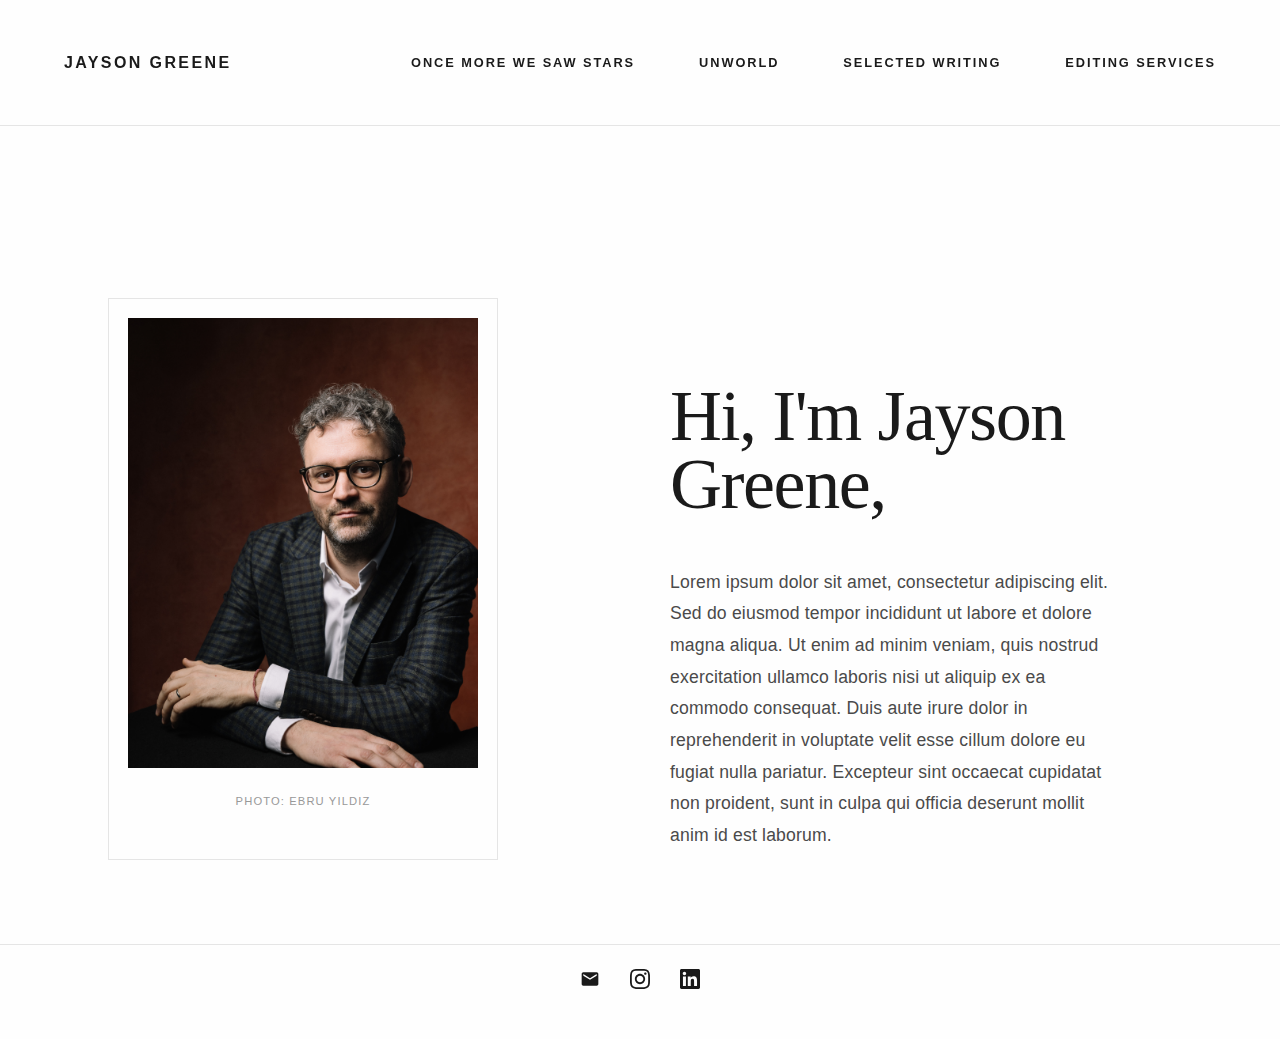
<file: index.html>
<!DOCTYPE html>
<html lang="en">
<head>
    <meta charset="UTF-8">
    <meta name="viewport" content="width=device-width, initial-scale=1.0">
    <title>Jayson Greene</title>
    <link rel="stylesheet" href="styles.css">
</head>
<body>
    <header>
        <nav>
            <div class="nav-container">
                <a href="index.html" class="logo">JAYSON GREENE</a>
                <ul class="nav-menu">
                    <li><a href="once-more-we-saw-stars.html">Once More We Saw Stars</a></li>
                    <li><a href="unworld.html">Unworld</a></li>
                    <li><a href="writing.html">Selected Writing</a></li>
                    <li><a href="editing.html">Editing Services</a></li>
                </ul>
            </div>
        </nav>
    </header>

    <main>
        <section class="hero">
            <div class="hero-content">
                <div class="hero-image">
                    <img src="portrait.jpg" alt="Jayson Greene" />
                    <p class="photo-credit">Photo: Ebru Yildiz</p>
                </div>
                <div class="hero-text">
                    <h1>Hi, I'm Jayson Greene,</h1>
                    <p>Lorem ipsum dolor sit amet, consectetur adipiscing elit. Sed do eiusmod tempor incididunt ut labore et dolore magna aliqua. Ut enim ad minim veniam, quis nostrud exercitation ullamco laboris nisi ut aliquip ex ea commodo consequat. Duis aute irure dolor in reprehenderit in voluptate velit esse cillum dolore eu fugiat nulla pariatur. Excepteur sint occaecat cupidatat non proident, sunt in culpa qui officia deserunt mollit anim id est laborum.</p>
                </div>
            </div>
        </section>
    </main>

    <footer>
        <div class="footer-content">
            <div class="social-links">
                <a href="mailto:JayGreene81@gmail.com">
                    <svg width="20" height="20" viewBox="0 0 24 24" fill="currentColor">
                        <path d="M20 4H4c-1.1 0-1.99.9-1.99 2L2 18c0 1.1.9 2 2 2h16c1.1 0 2-.9 2-2V6c0-1.1-.9-2-2-2zm0 4l-8 5-8-5V6l8 5 8-5v2z"/>
                    </svg>
                </a>
                <a href="https://www.instagram.com/greenejayson/" target="_blank">
                    <svg width="20" height="20" viewBox="0 0 24 24" fill="currentColor">
                        <path d="M12 2.163c3.204 0 3.584.012 4.85.07 3.252.148 4.771 1.691 4.919 4.919.058 1.265.069 1.645.069 4.849 0 3.205-.012 3.584-.069 4.849-.149 3.225-1.664 4.771-4.919 4.919-1.266.058-1.644.07-4.85.07-3.204 0-3.584-.012-4.849-.07-3.26-.149-4.771-1.699-4.919-4.92-.058-1.265-.07-1.644-.07-4.849 0-3.204.013-3.583.07-4.849.149-3.227 1.664-4.771 4.919-4.919 1.266-.057 1.645-.069 4.849-.069zm0-2.163c-3.259 0-3.667.014-4.947.072-4.358.2-6.78 2.618-6.98 6.98-.059 1.281-.073 1.689-.073 4.948 0 3.259.014 3.668.072 4.948.2 4.358 2.618 6.78 6.98 6.98 1.281.058 1.689.072 4.948.072 3.259 0 3.668-.014 4.948-.072 4.354-.2 6.782-2.618 6.979-6.98.059-1.28.073-1.689.073-4.948 0-3.259-.014-3.667-.072-4.947-.196-4.354-2.617-6.78-6.979-6.98-1.281-.059-1.69-.073-4.949-.073zm0 5.838c-3.403 0-6.162 2.759-6.162 6.162s2.759 6.163 6.162 6.163 6.162-2.759 6.162-6.163c0-3.403-2.759-6.162-6.162-6.162zm0 10.162c-2.209 0-4-1.79-4-4 0-2.209 1.791-4 4-4s4 1.791 4 4c0 2.21-1.791 4-4 4zm6.406-11.845c-.796 0-1.441.645-1.441 1.44s.645 1.44 1.441 1.44c.795 0 1.439-.645 1.439-1.44s-.644-1.44-1.439-1.44z"/>
                    </svg>
                </a>
                <a href="https://www.linkedin.com/in/jayson-greene-12216926/" target="_blank">
                    <svg width="20" height="20" viewBox="0 0 24 24" fill="currentColor">
                        <path d="M20.447 20.452h-3.554v-5.569c0-1.328-.027-3.037-1.852-3.037-1.853 0-2.136 1.445-2.136 2.939v5.667H9.351V9h3.414v1.561h.046c.477-.9 1.637-1.85 3.37-1.85 3.601 0 4.267 2.37 4.267 5.455v6.286zM5.337 7.433c-1.144 0-2.063-.926-2.063-2.065 0-1.138.92-2.063 2.063-2.063 1.14 0 2.064.925 2.064 2.063 0 1.139-.925 2.065-2.064 2.065zm1.782 13.019H3.555V9h3.564v11.452zM22.225 0H1.771C.792 0 0 .774 0 1.729v20.542C0 23.227.792 24 1.771 24h20.451C23.2 24 24 23.227 24 22.271V1.729C24 .774 23.2 0 22.222 0h.003z"/>
                    </svg>
                </a>
            </div>
        </div>
    </footer>
</body>
</html>
</file>
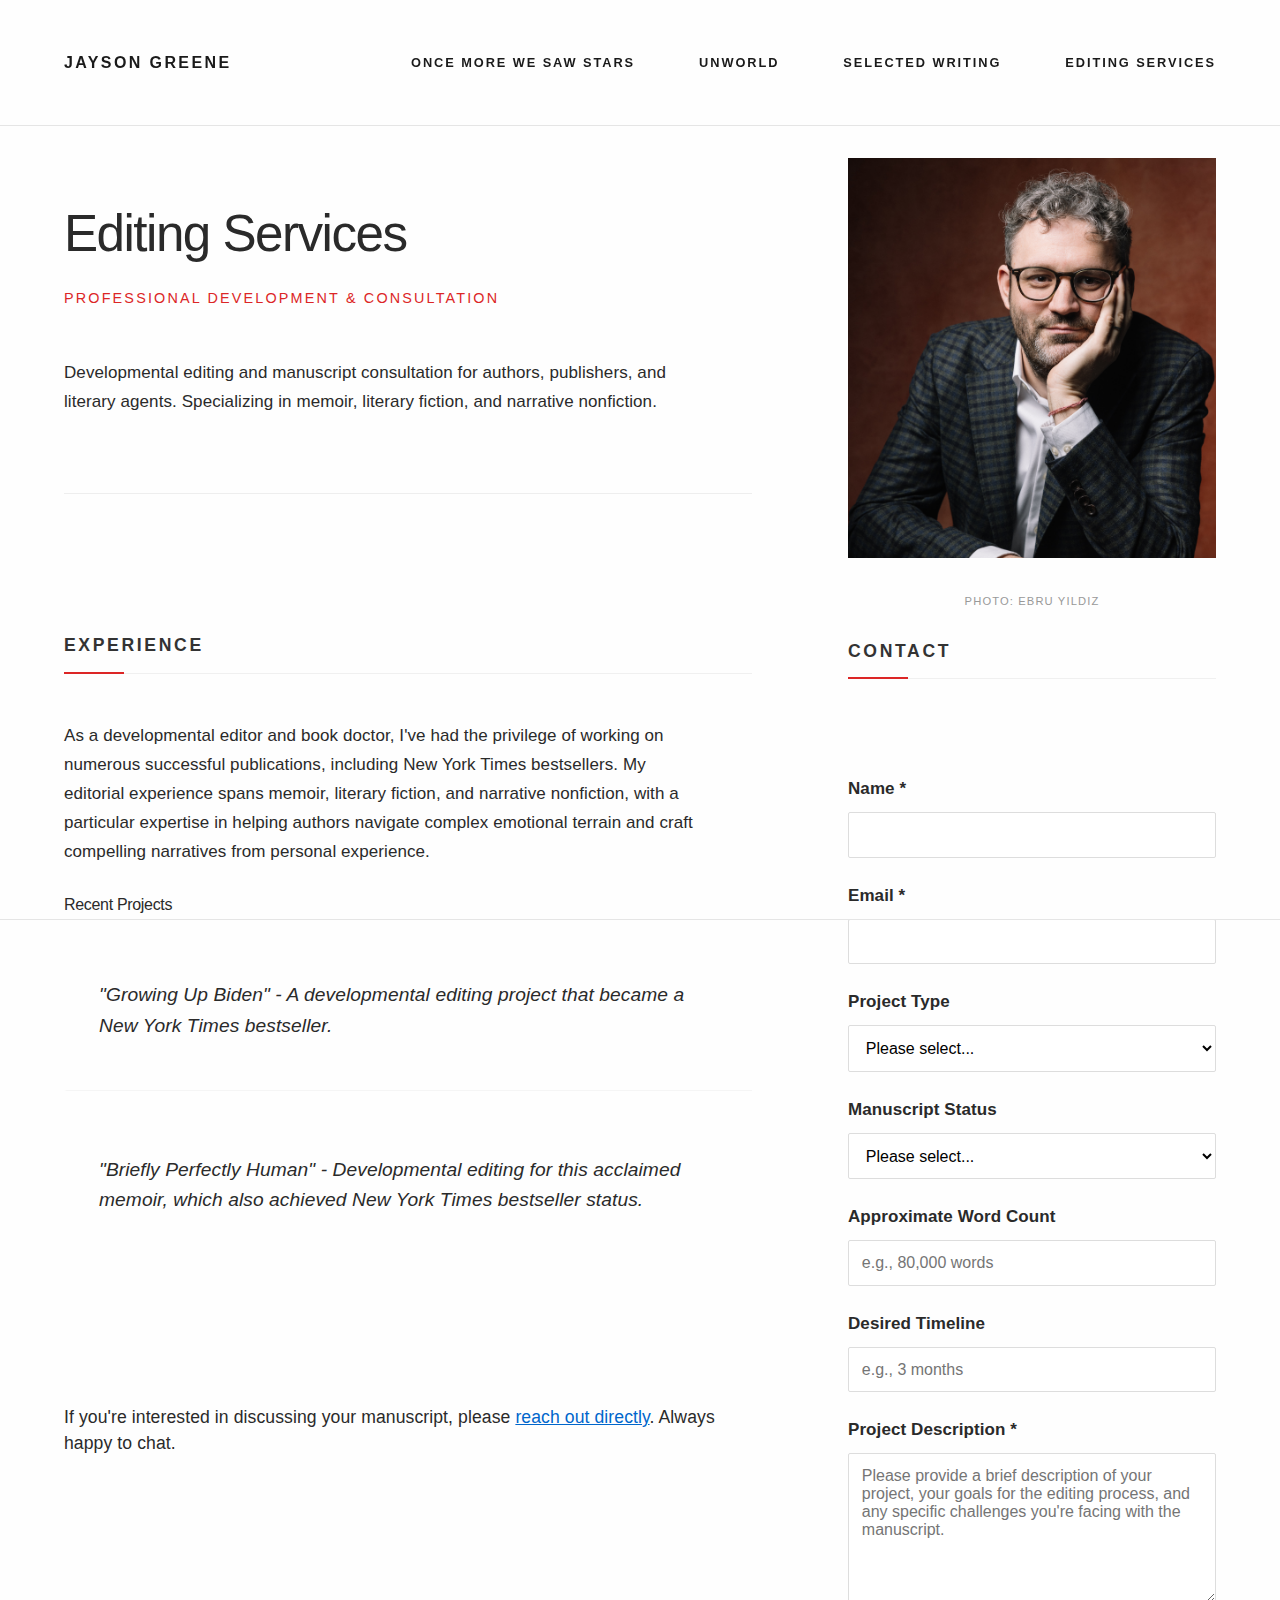
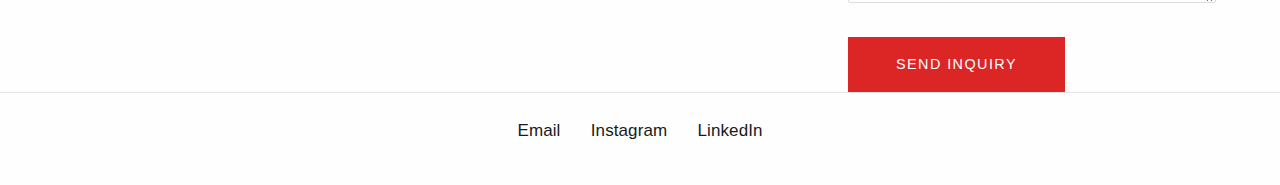
<file: editing.html>
<!DOCTYPE html>
<html lang="en">
<head>
    <meta charset="UTF-8">
    <meta name="viewport" content="width=device-width, initial-scale=1.0">
    <title>Editing Services - Jayson Greene</title>
    <link rel="stylesheet" href="styles.css">
</head>
<body>
    <header>
        <nav>
            <div class="nav-container">
                <a href="index.html" class="logo">JAYSON GREENE</a>
                <ul class="nav-menu">
                    <li><a href="once-more-we-saw-stars.html">Once More We Saw Stars</a></li>
                    <li><a href="unworld.html">Unworld</a></li>
                    <li><a href="writing.html">Selected Writing</a></li>
                    <li><a href="editing.html">Editing Services</a></li>
                </ul>
            </div>
        </nav>
    </header>

    <main>
        <div class="editing-layout">
            <div class="editing-content">
                <section class="book-hero">
                    <h1 class="book-title">Editing Services</h1>
                    <p class="book-subtitle">Professional Development & Consultation</p>
                    <p>Developmental editing and manuscript consultation for authors, publishers, and literary agents. Specializing in memoir, literary fiction, and narrative nonfiction.</p>
                </section>
                
                <section class="content-section">
                    <h2>Experience</h2>
                    <p>As a developmental editor and book doctor, I've had the privilege of working on numerous successful publications, including New York Times bestsellers. My editorial experience spans memoir, literary fiction, and narrative nonfiction, with a particular expertise in helping authors navigate complex emotional terrain and craft compelling narratives from personal experience.</p>
                    
                    <h3>Recent Projects</h3>
                    <div class="praise-item">
                        <p class="praise-quote"><strong>"Growing Up Biden"</strong> - A developmental editing project that became a New York Times bestseller.</p>
                    </div>
                    
                    <div class="praise-item">
                        <p class="praise-quote"><strong>"Briefly Perfectly Human"</strong> - Developmental editing for this acclaimed memoir, which also achieved New York Times bestseller status.</p>
                    </div>
                </section>

                <section class="content-section">
                    <p class="casual-contact">If you're interested in discussing your manuscript, please <a href="mailto:JayGreene81@gmail.com" class="email-link">reach out directly</a>. Always happy to chat.</p>
                </section>
            </div>
            
            <div class="editing-form-sidebar">
                <div class="editing-portrait">
                    <img src="portrait for editing sections.jpg" alt="Jayson Greene" />
                    <p class="photo-credit">Photo: Ebru Yildiz</p>
                </div>
                <section class="content-section">
                    <h2>Contact</h2>
                </section>
                <form class="contact-form">
                    <div class="form-group">
                        <label for="name">Name *</label>
                        <input type="text" id="name" name="name" required>
                    </div>
                    
                    <div class="form-group">
                        <label for="email">Email *</label>
                        <input type="email" id="email" name="email" required>
                    </div>
                    
                    <div class="form-group">
                        <label for="project-type">Project Type</label>
                        <select id="project-type" name="project-type">
                            <option value="">Please select...</option>
                            <option value="memoir">Memoir</option>
                            <option value="literary-fiction">Literary Fiction</option>
                            <option value="narrative-nonfiction">Narrative Nonfiction</option>
                            <option value="other">Other</option>
                        </select>
                    </div>
                    
                    <div class="form-group">
                        <label for="manuscript-status">Manuscript Status</label>
                        <select id="manuscript-status" name="manuscript-status">
                            <option value="">Please select...</option>
                            <option value="first-draft">First draft complete</option>
                            <option value="revised-draft">Revised draft</option>
                            <option value="in-progress">Work in progress</option>
                            <option value="proposal">Proposal stage</option>
                        </select>
                    </div>
                    
                    <div class="form-group">
                        <label for="word-count">Approximate Word Count</label>
                        <input type="text" id="word-count" name="word-count" placeholder="e.g., 80,000 words">
                    </div>
                    
                    <div class="form-group">
                        <label for="timeline">Desired Timeline</label>
                        <input type="text" id="timeline" name="timeline" placeholder="e.g., 3 months">
                    </div>
                    
                    <div class="form-group">
                        <label for="message">Project Description *</label>
                        <textarea id="message" name="message" required placeholder="Please provide a brief description of your project, your goals for the editing process, and any specific challenges you're facing with the manuscript."></textarea>
                    </div>
                    
                    <button type="submit" class="submit-btn">Send Inquiry</button>
                </form>
            </div>
        </div>
    </main>

    <footer>
        <div class="footer-content">
            <div class="social-links">
                <a href="mailto:JayGreene81@gmail.com">Email</a>
                <a href="https://www.instagram.com/greenejayson/" target="_blank">Instagram</a>
                <a href="https://www.linkedin.com/in/jayson-greene-12216926/" target="_blank">LinkedIn</a>
            </div>
        </div>
    </footer>
</body>
</html>
</file>
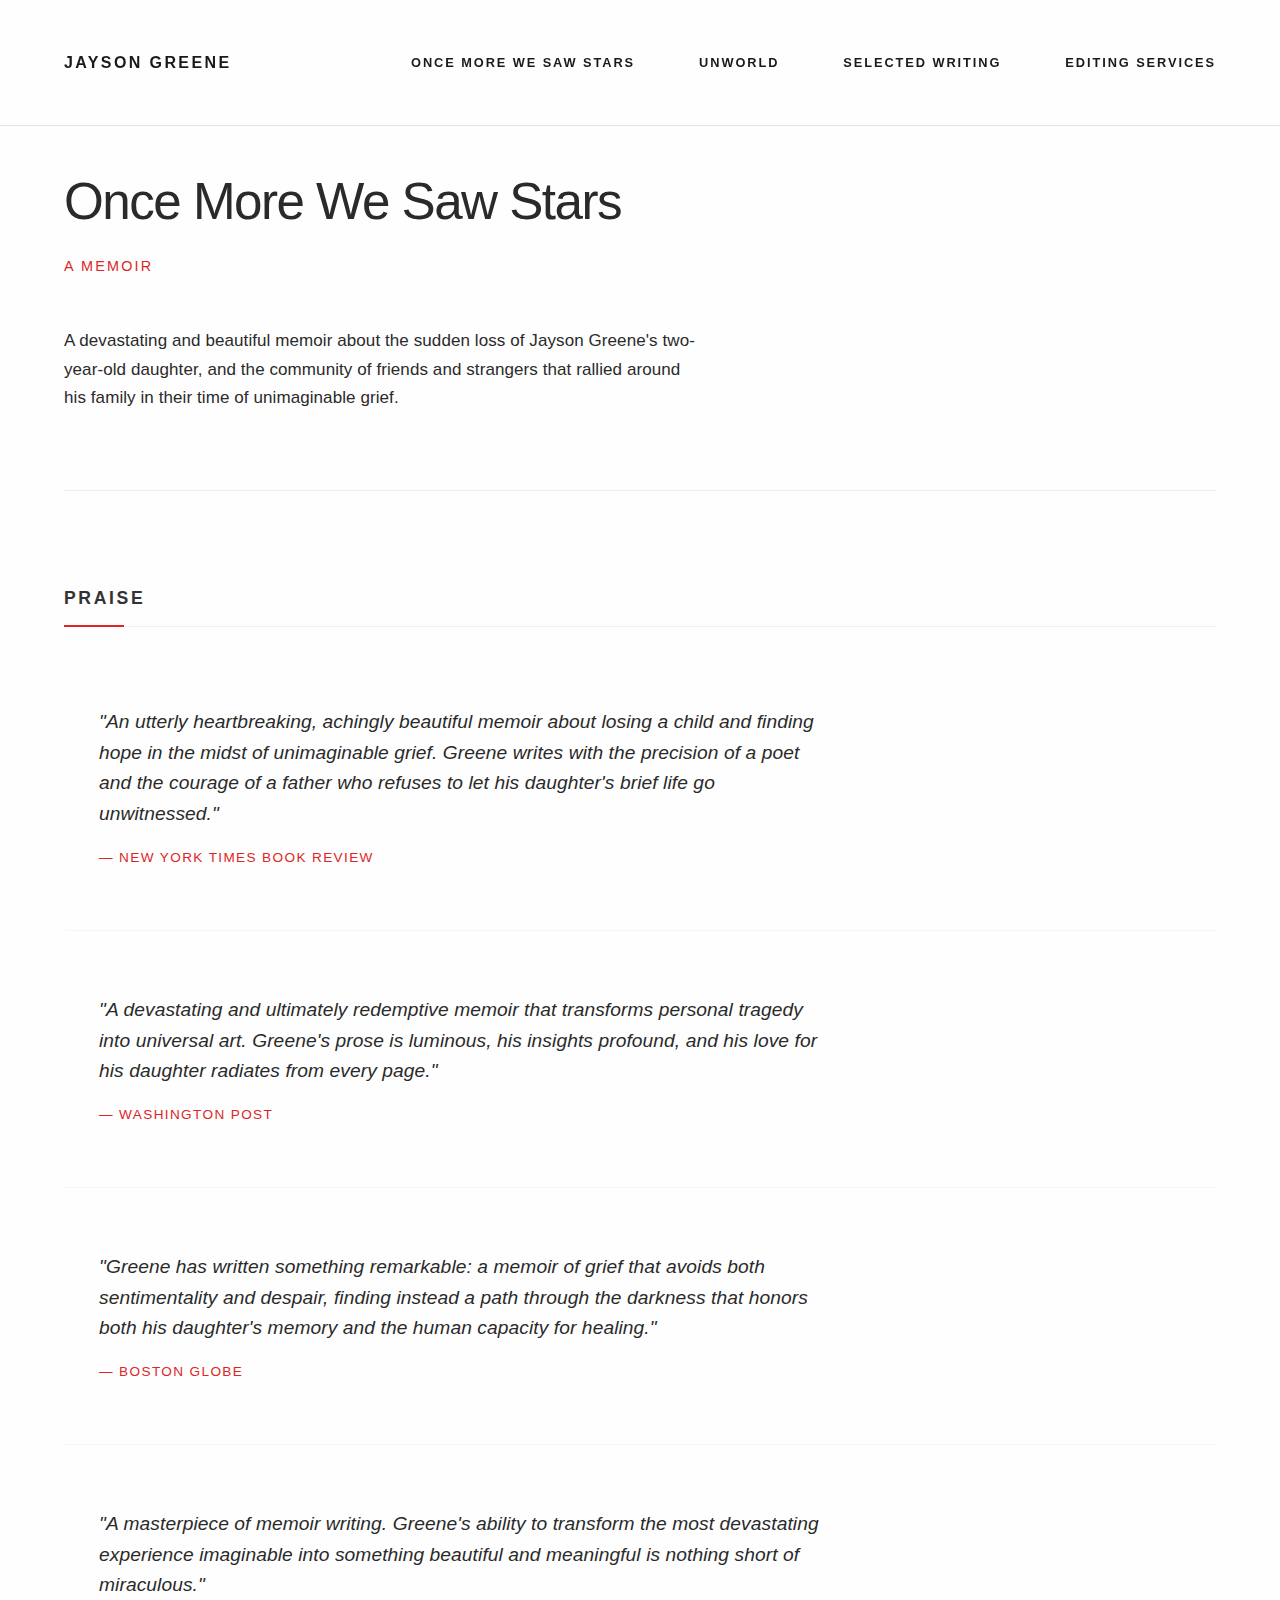
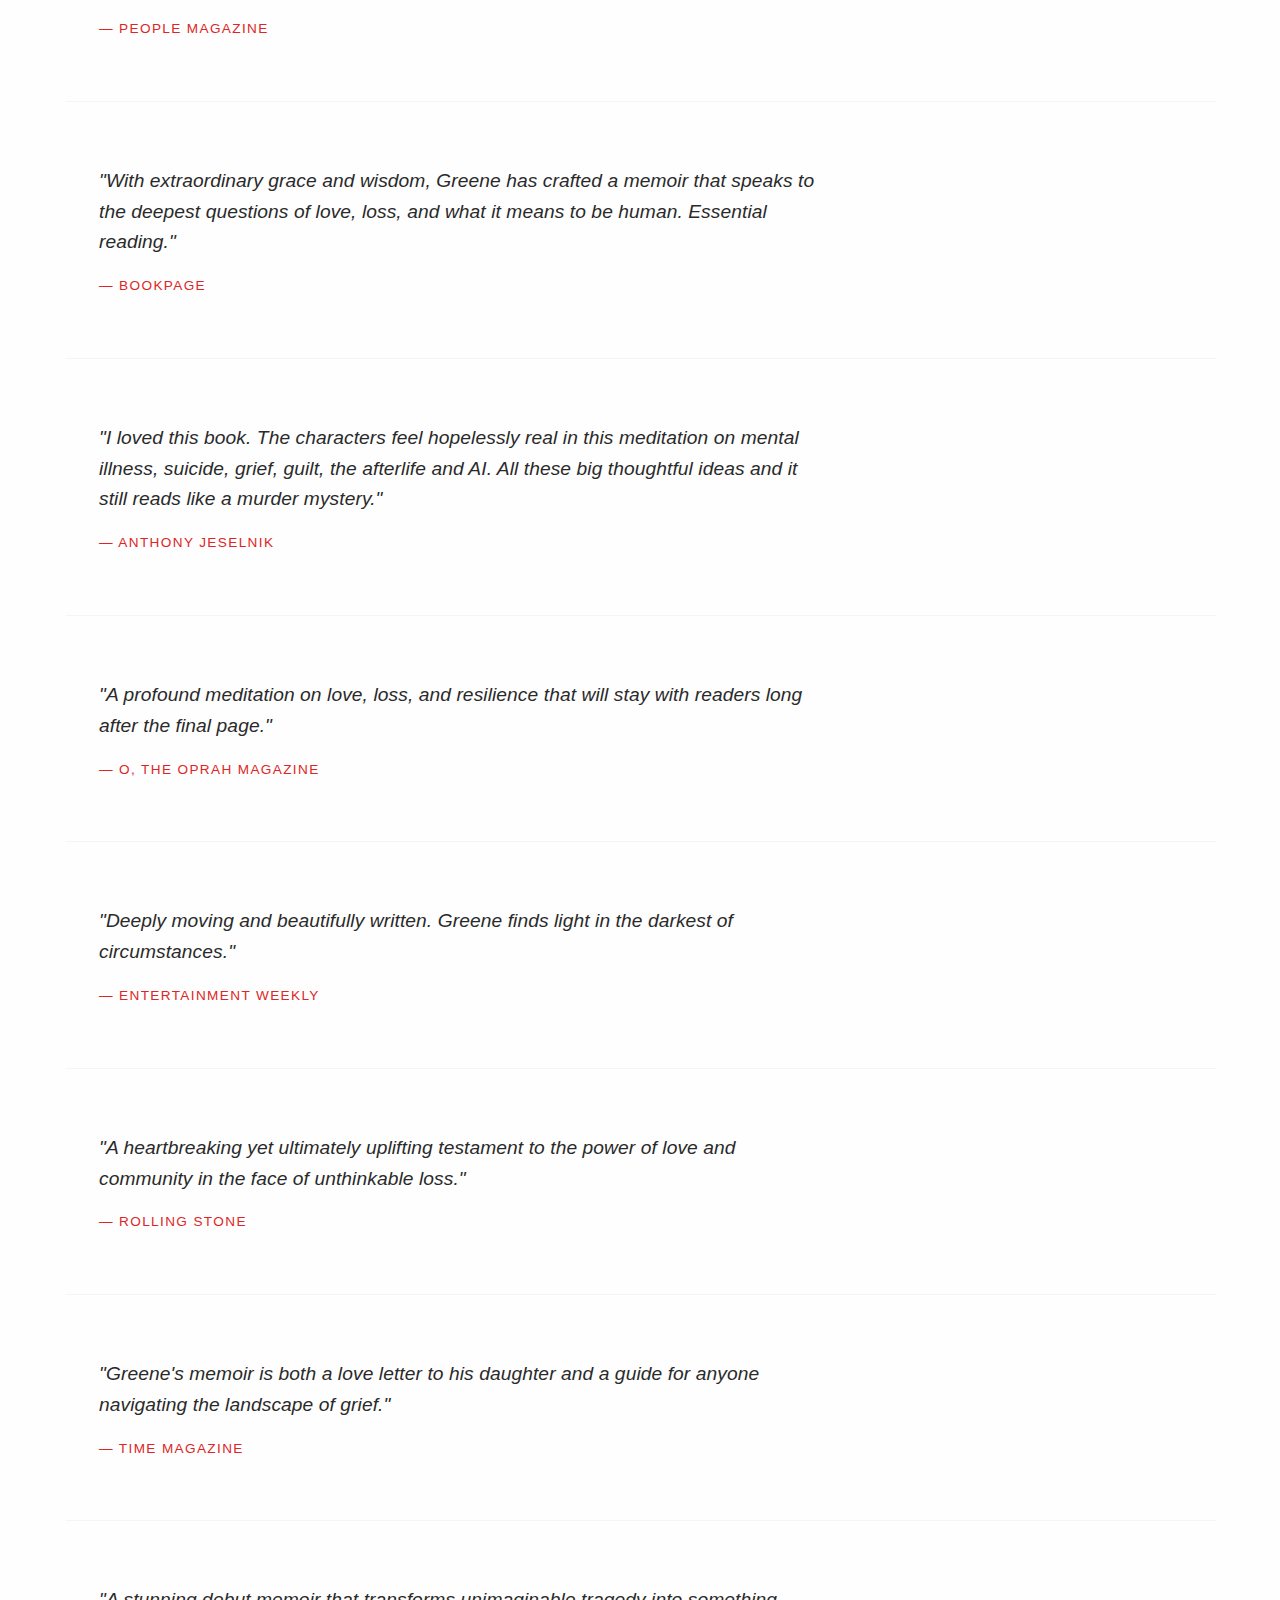
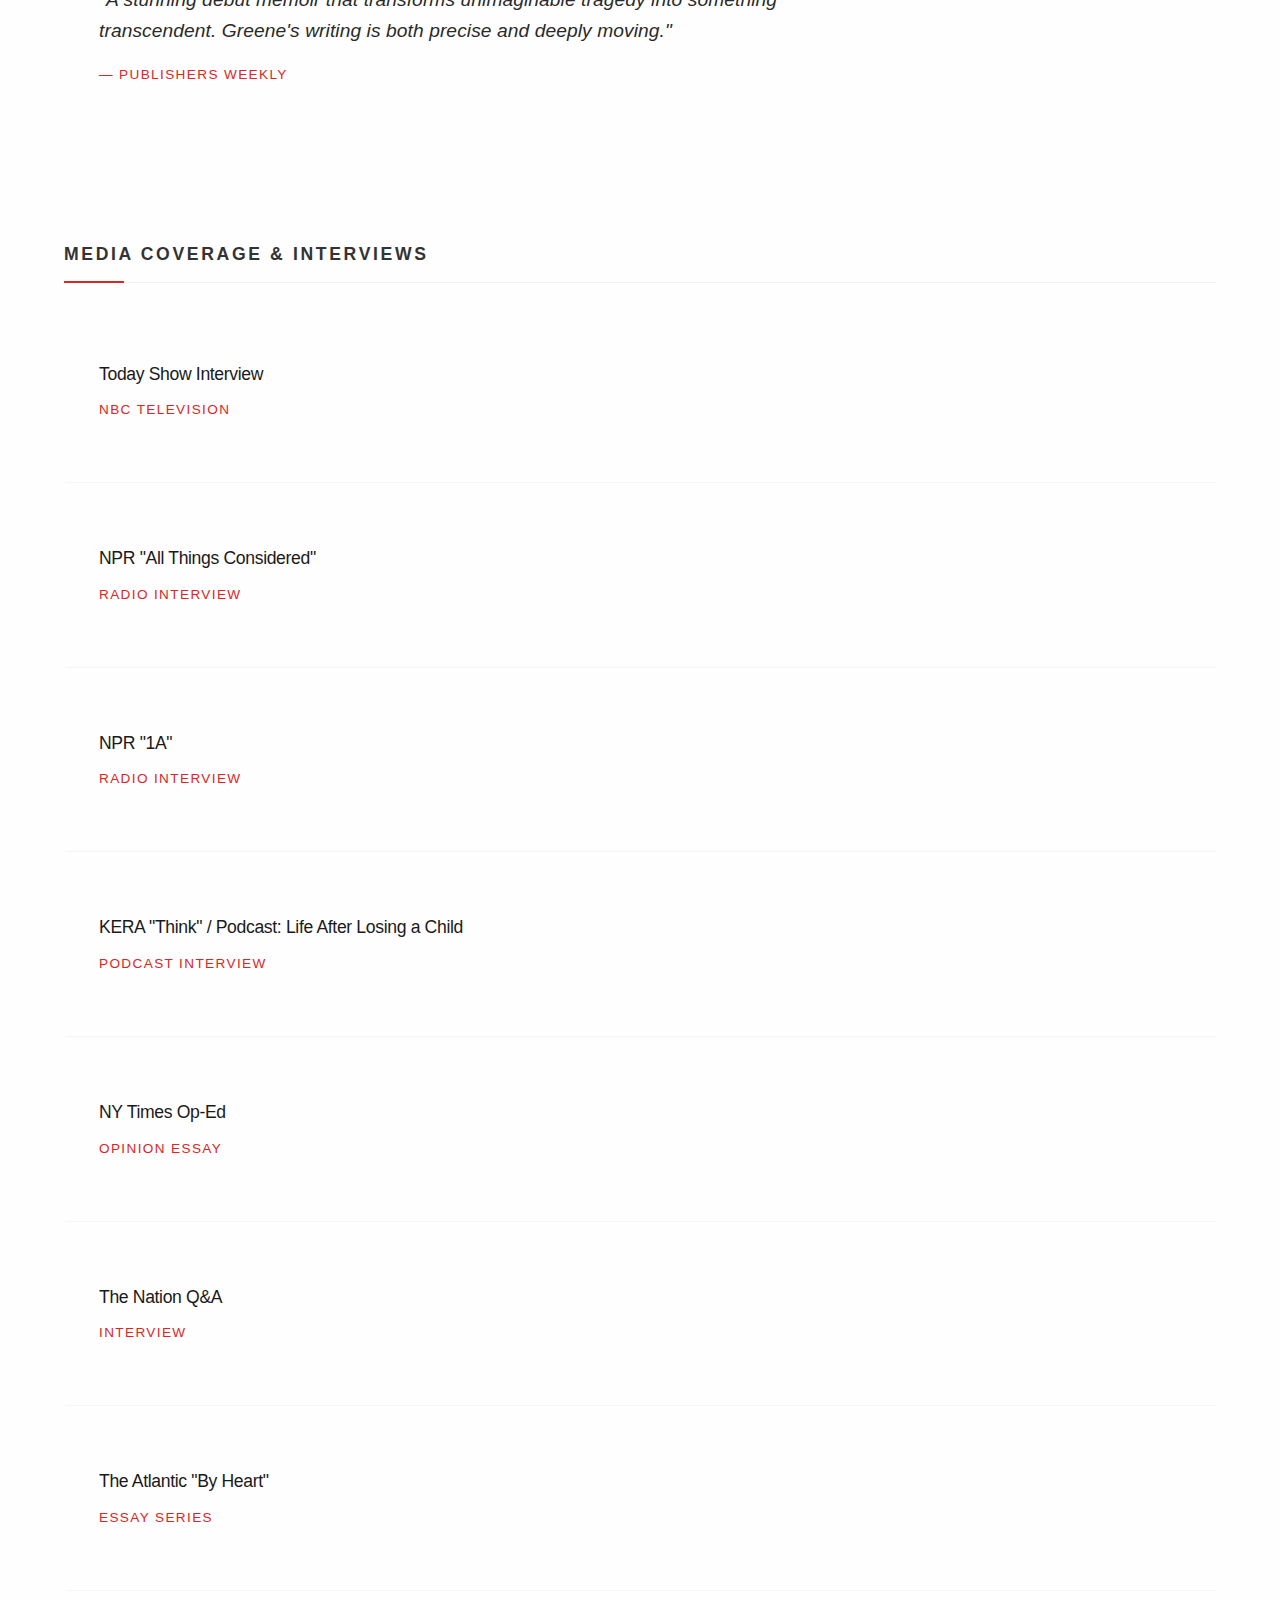
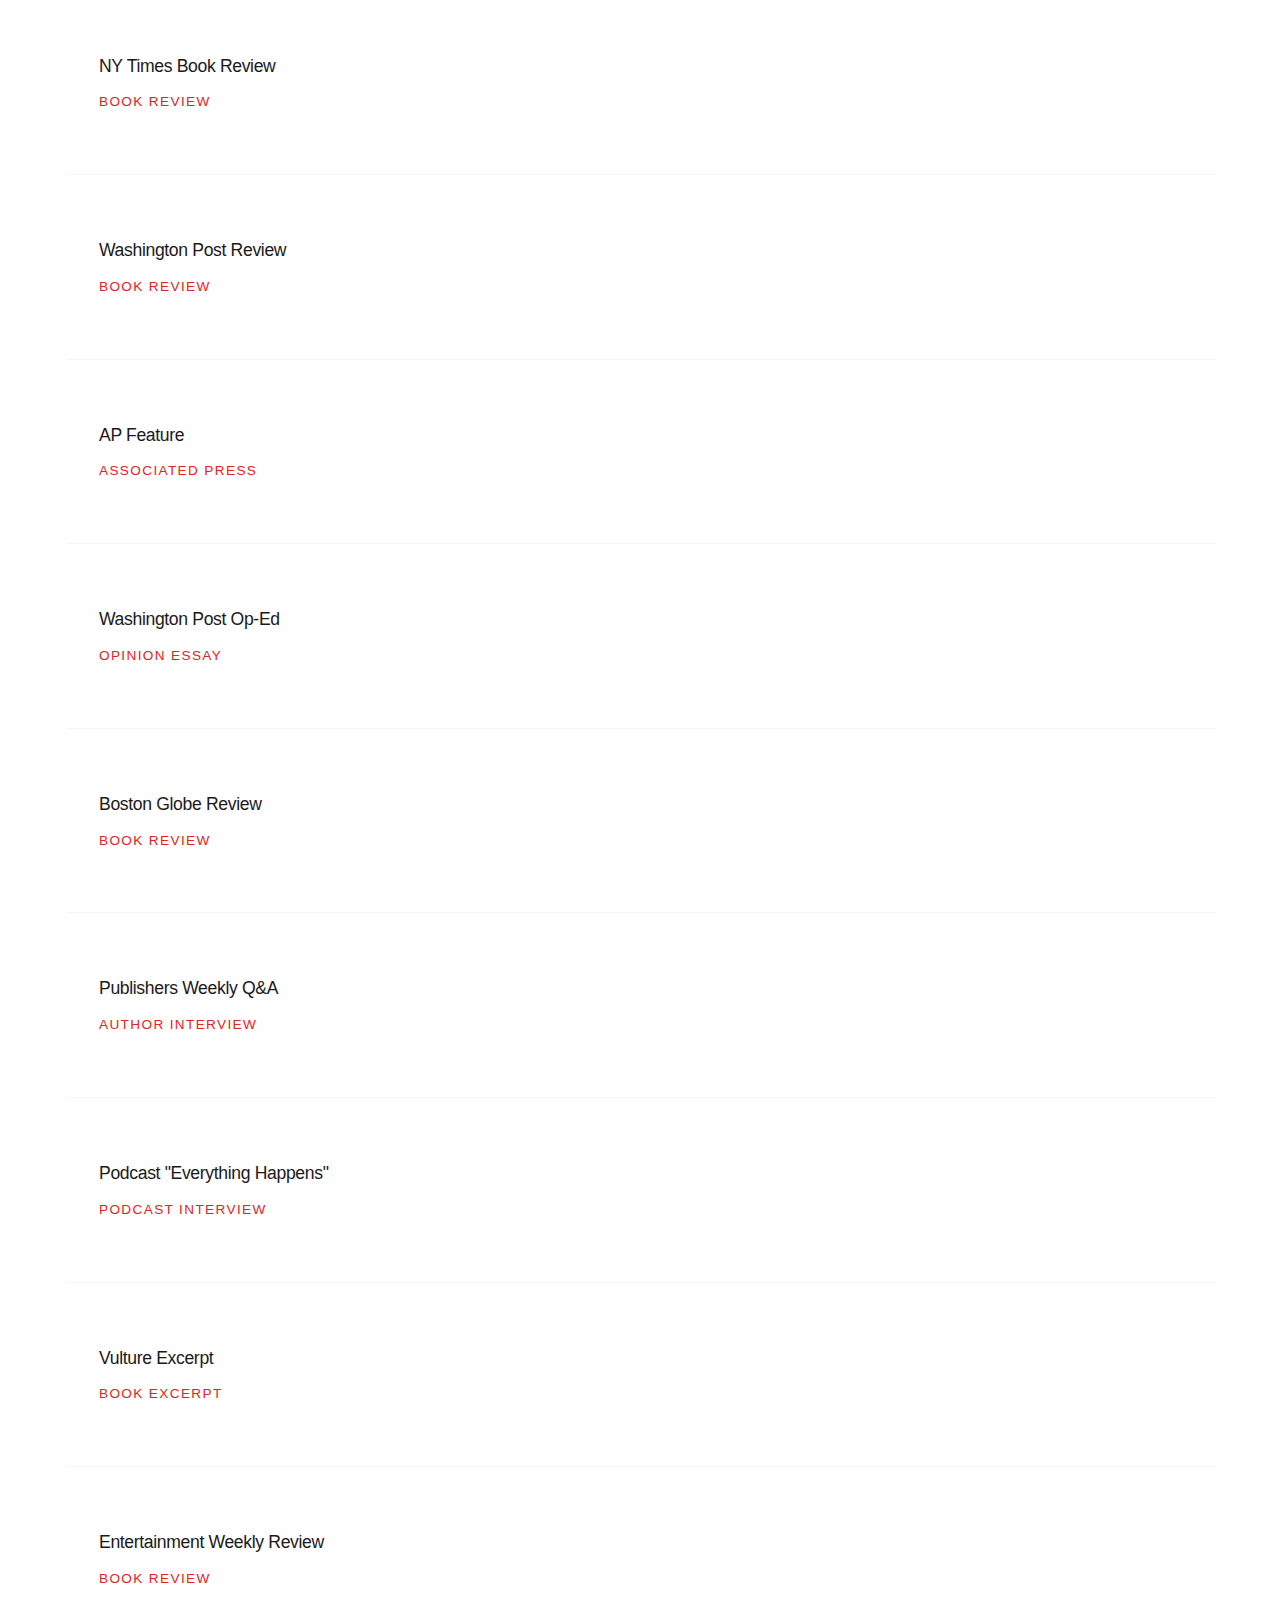
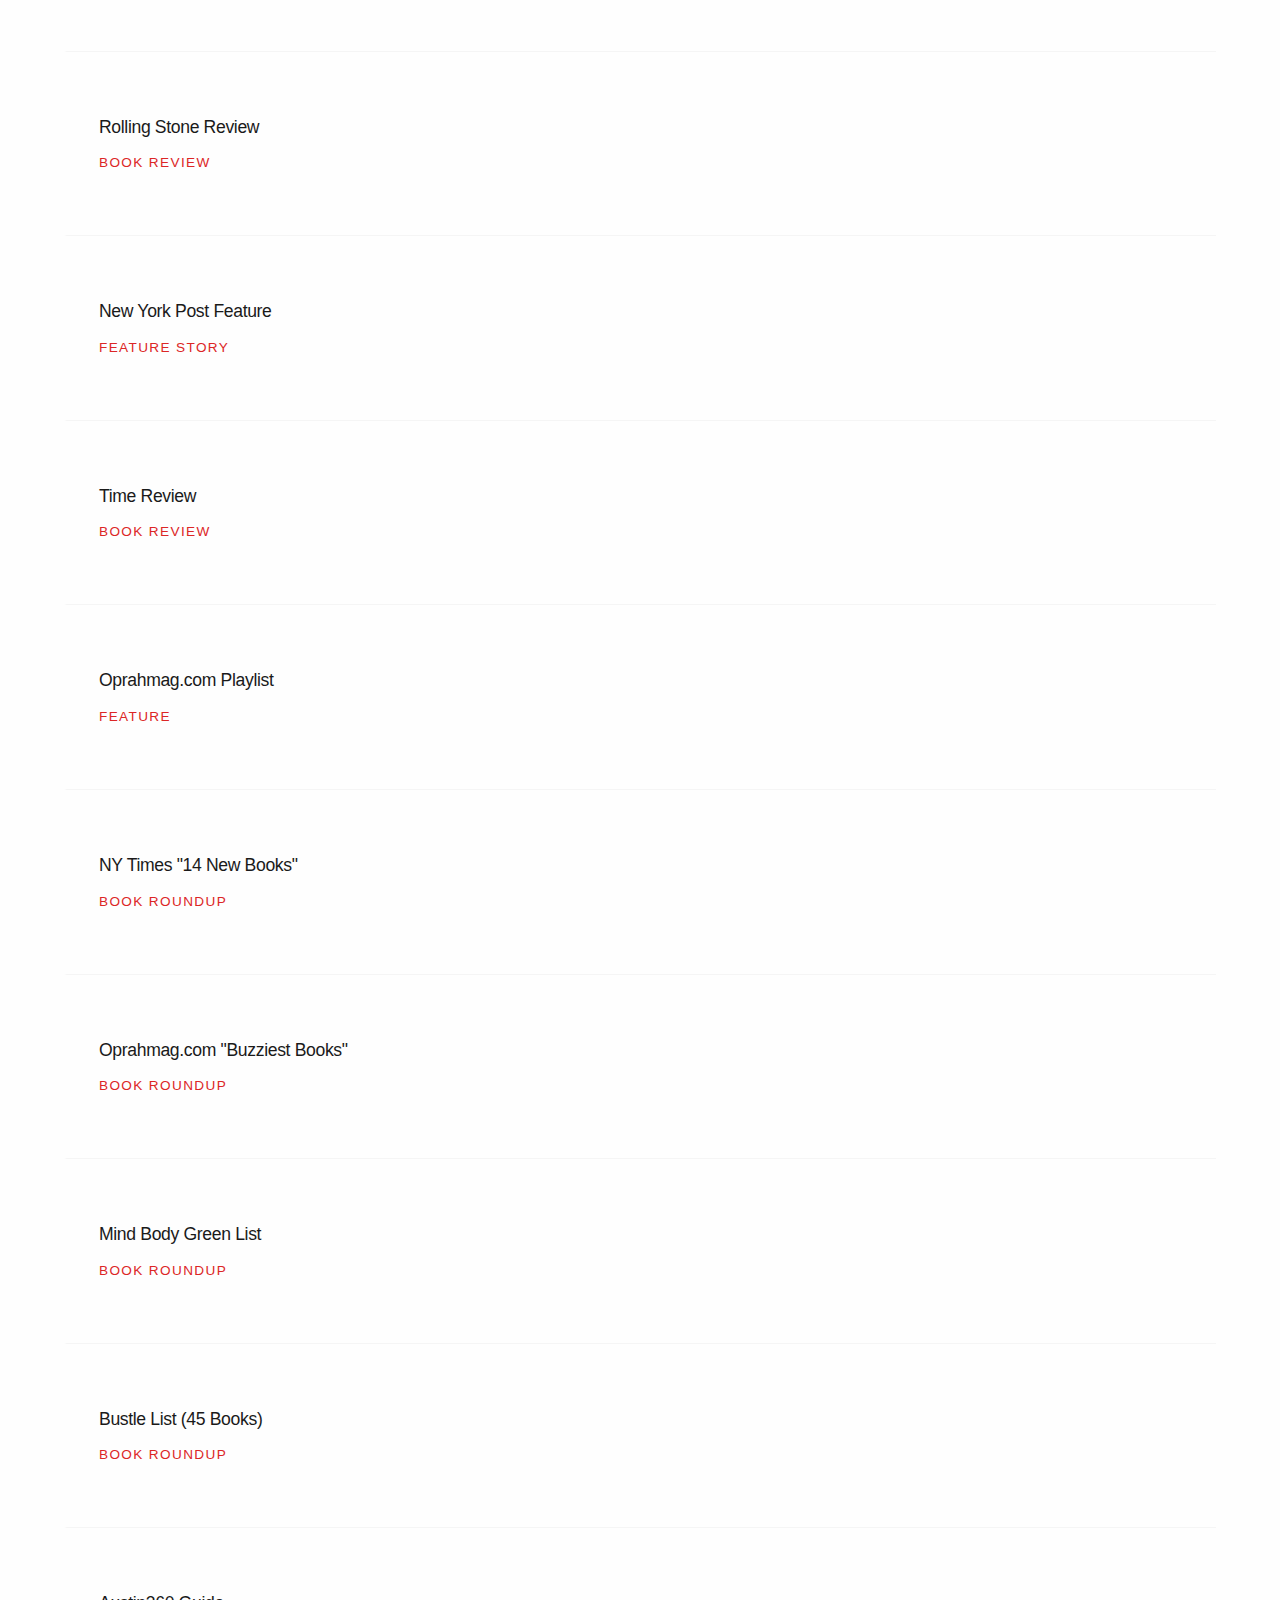
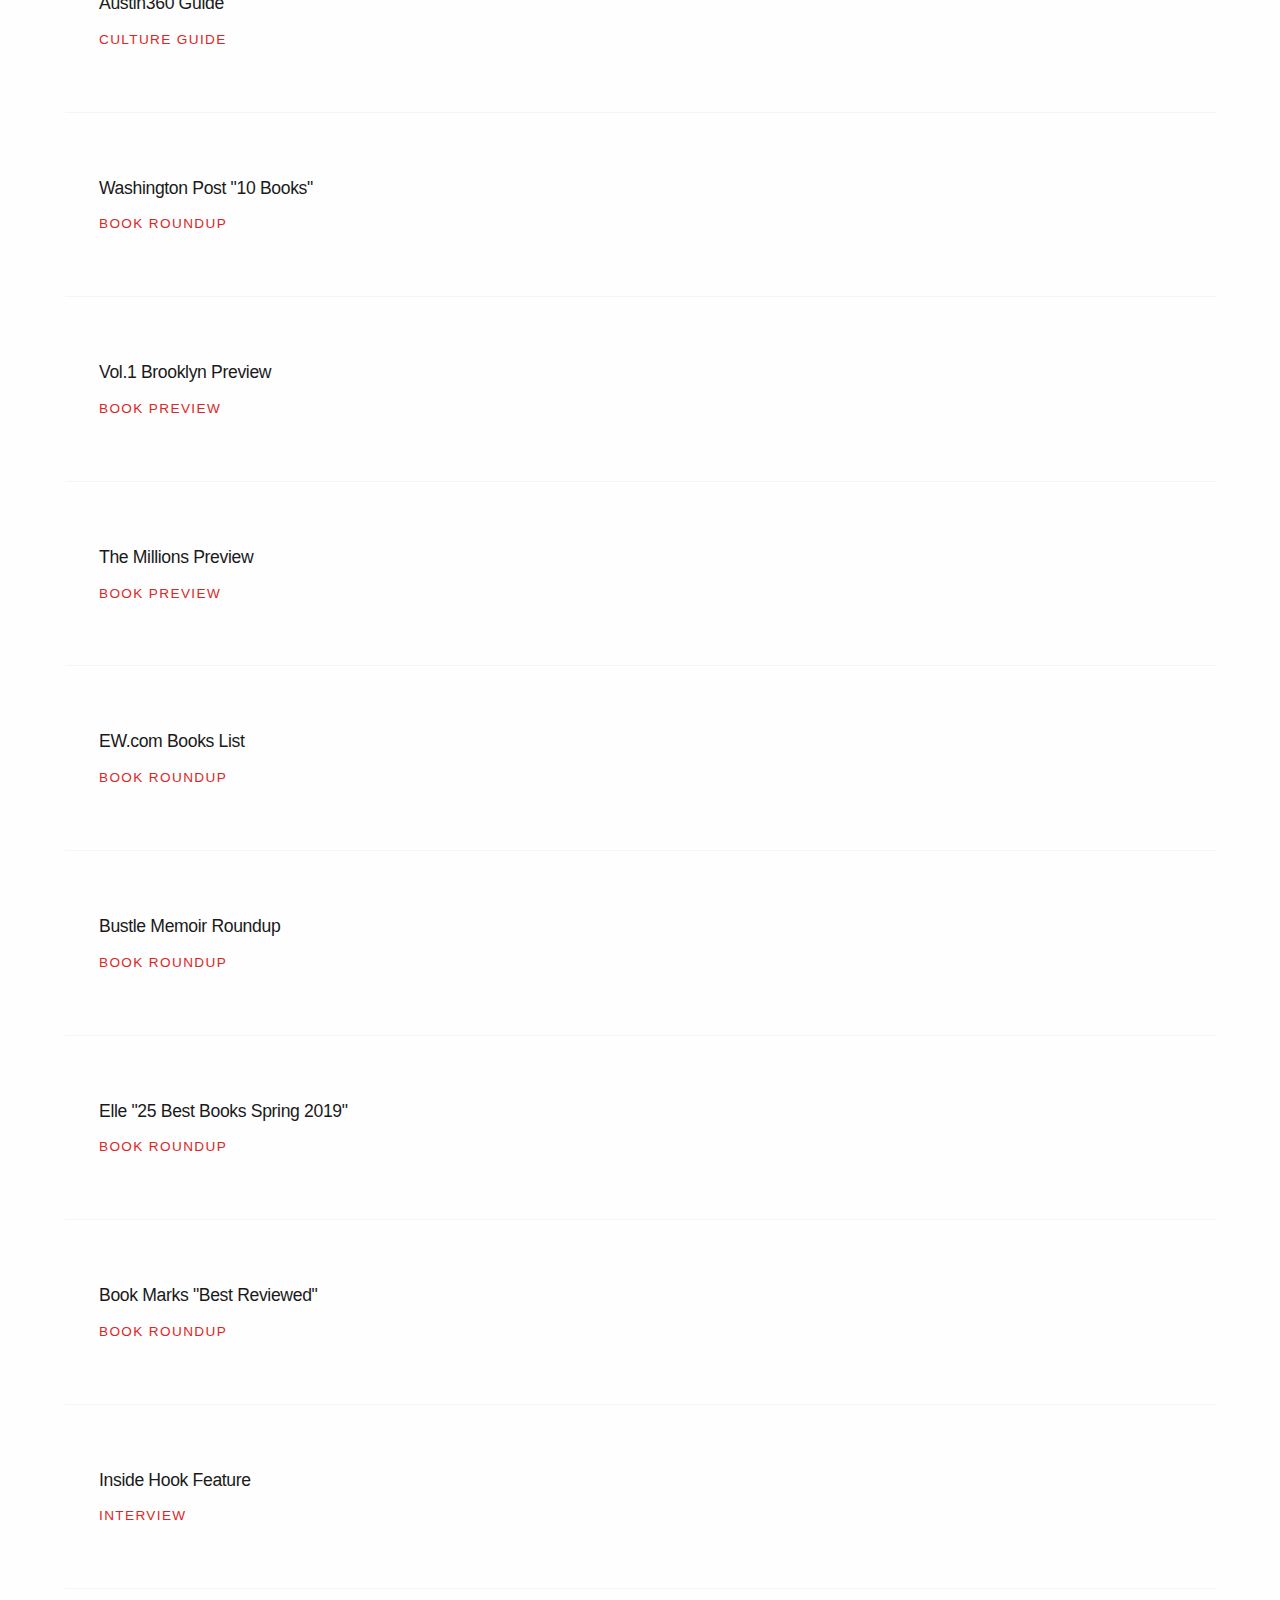
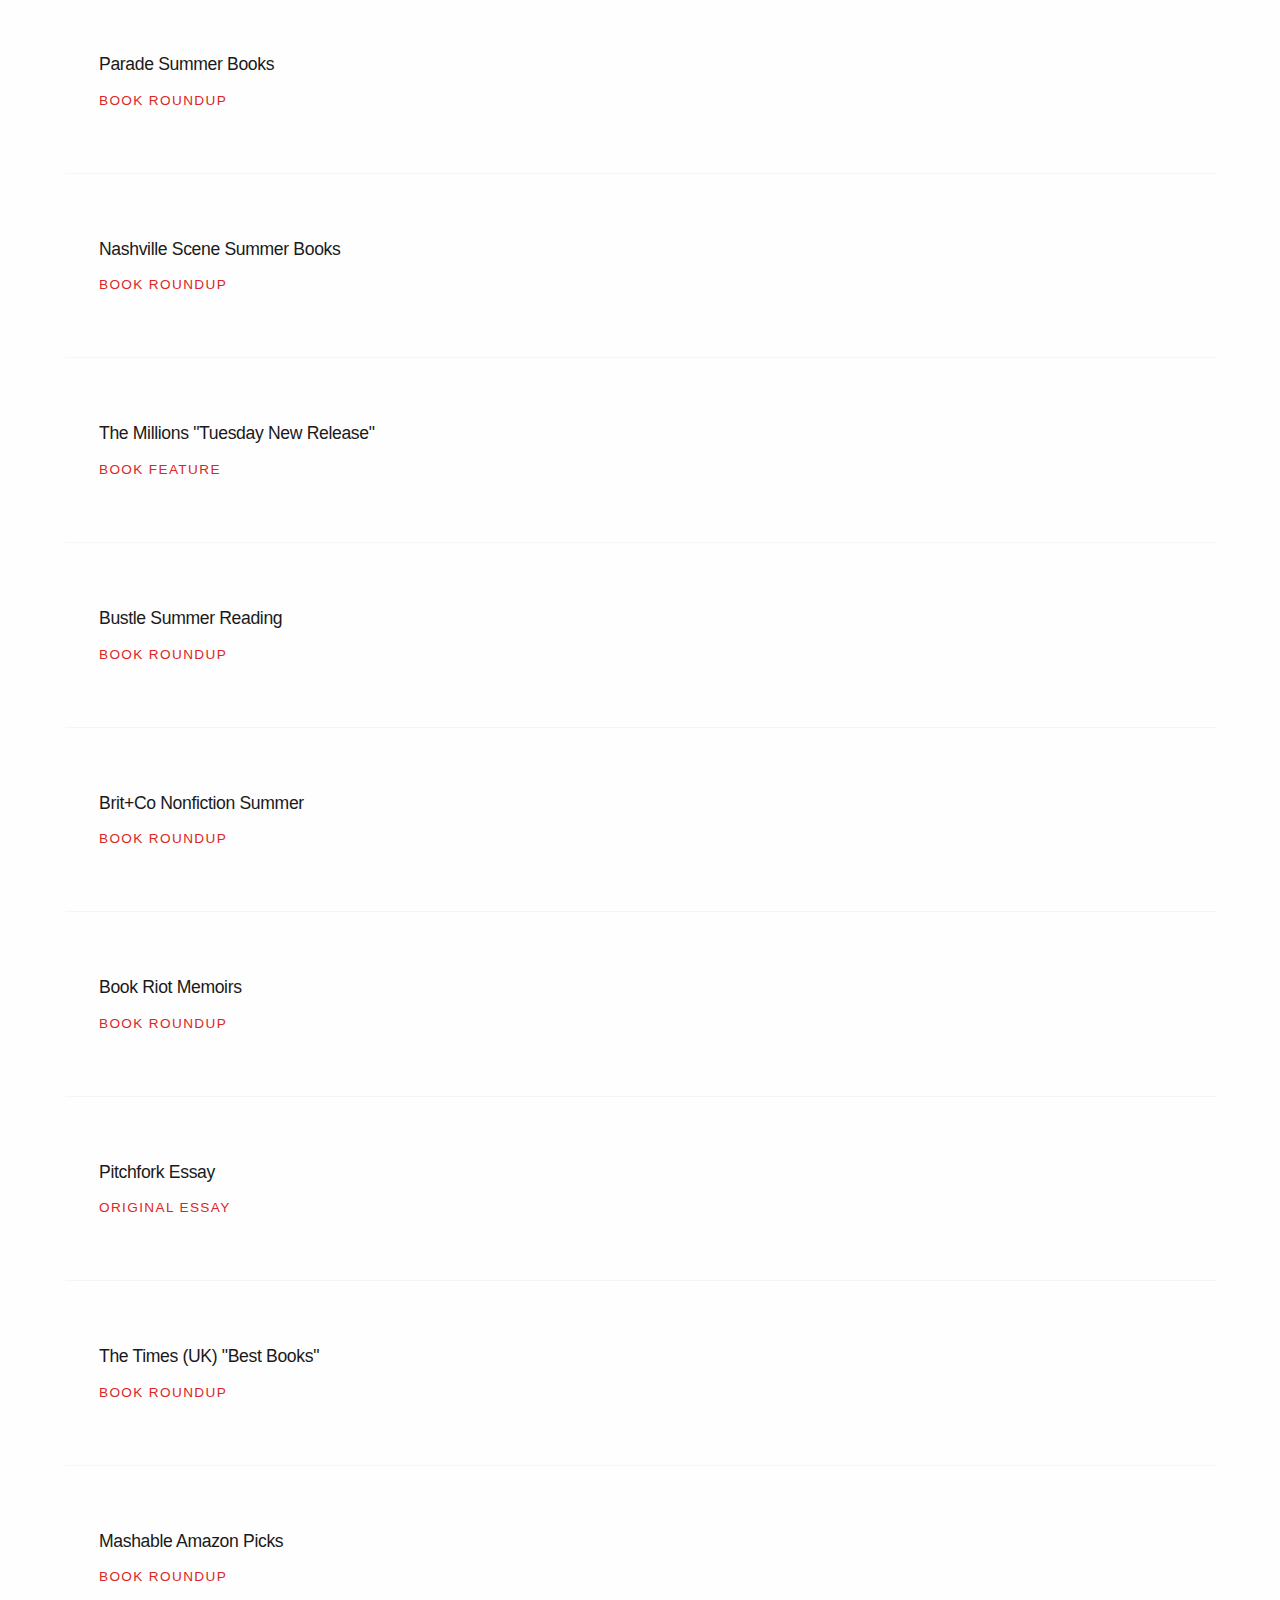
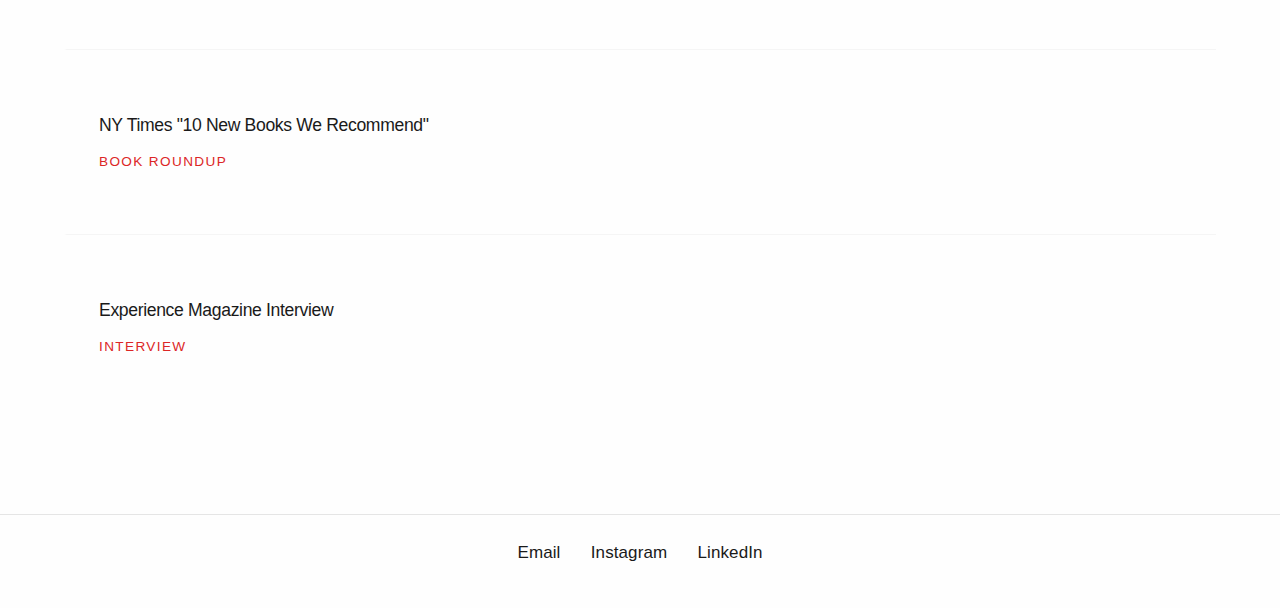
<file: once-more-we-saw-stars.html>
<!DOCTYPE html>
<html lang="en">
<head>
    <meta charset="UTF-8">
    <meta name="viewport" content="width=device-width, initial-scale=1.0">
    <title>Once More We Saw Stars - Jayson Greene</title>
    <link rel="stylesheet" href="styles.css">
</head>
<body>
    <header>
        <nav>
            <div class="nav-container">
                <a href="index.html" class="logo">JAYSON GREENE</a>
                <ul class="nav-menu">
                    <li><a href="once-more-we-saw-stars.html">Once More We Saw Stars</a></li>
                    <li><a href="unworld.html">Unworld</a></li>
                    <li><a href="writing.html">Selected Writing</a></li>
                    <li><a href="editing.html">Editing Services</a></li>
                </ul>
            </div>
        </nav>
    </header>

    <main>
        <section class="book-hero">
            <h1 class="book-title">Once More We Saw Stars</h1>
            <p class="book-subtitle">A Memoir</p>
            <p>A devastating and beautiful memoir about the sudden loss of Jayson Greene's two-year-old daughter, and the community of friends and strangers that rallied around his family in their time of unimaginable grief.</p>
        </section>

        <section class="content-section">
            <h2>Praise</h2>
            
            <div class="praise-item">
                <p class="praise-quote">"An utterly heartbreaking, achingly beautiful memoir about losing a child and finding hope in the midst of unimaginable grief. Greene writes with the precision of a poet and the courage of a father who refuses to let his daughter's brief life go unwitnessed."</p>
                <p class="praise-attribution">— New York Times Book Review</p>
            </div>
            
            <div class="praise-item">
                <p class="praise-quote">"A devastating and ultimately redemptive memoir that transforms personal tragedy into universal art. Greene's prose is luminous, his insights profound, and his love for his daughter radiates from every page."</p>
                <p class="praise-attribution">— Washington Post</p>
            </div>
            
            <div class="praise-item">
                <p class="praise-quote">"Greene has written something remarkable: a memoir of grief that avoids both sentimentality and despair, finding instead a path through the darkness that honors both his daughter's memory and the human capacity for healing."</p>
                <p class="praise-attribution">— Boston Globe</p>
            </div>
            
            <div class="praise-item">
                <p class="praise-quote">"A masterpiece of memoir writing. Greene's ability to transform the most devastating experience imaginable into something beautiful and meaningful is nothing short of miraculous."</p>
                <p class="praise-attribution">— People Magazine</p>
            </div>
            
            <div class="praise-item">
                <p class="praise-quote">"With extraordinary grace and wisdom, Greene has crafted a memoir that speaks to the deepest questions of love, loss, and what it means to be human. Essential reading."</p>
                <p class="praise-attribution">— BookPage</p>
            </div>
            
            <div class="praise-item">
                <p class="praise-quote">"I loved this book. The characters feel hopelessly real in this meditation on mental illness, suicide, grief, guilt, the afterlife and AI. All these big thoughtful ideas and it still reads like a murder mystery."</p>
                <p class="praise-attribution">— Anthony Jeselnik</p>
            </div>
            
            <div class="praise-item">
                <p class="praise-quote">"A profound meditation on love, loss, and resilience that will stay with readers long after the final page."</p>
                <p class="praise-attribution">— O, The Oprah Magazine</p>
            </div>
            
            <div class="praise-item">
                <p class="praise-quote">"Deeply moving and beautifully written. Greene finds light in the darkest of circumstances."</p>
                <p class="praise-attribution">— Entertainment Weekly</p>
            </div>
            
            <div class="praise-item">
                <p class="praise-quote">"A heartbreaking yet ultimately uplifting testament to the power of love and community in the face of unthinkable loss."</p>
                <p class="praise-attribution">— Rolling Stone</p>
            </div>
            
            <div class="praise-item">
                <p class="praise-quote">"Greene's memoir is both a love letter to his daughter and a guide for anyone navigating the landscape of grief."</p>
                <p class="praise-attribution">— TIME Magazine</p>
            </div>
            
            <div class="praise-item">
                <p class="praise-quote">"A stunning debut memoir that transforms unimaginable tragedy into something transcendent. Greene's writing is both precise and deeply moving."</p>
                <p class="praise-attribution">— Publishers Weekly</p>
            </div>
        </section>

        <section class="content-section">
            <h2>Media Coverage & Interviews</h2>
            
            <div class="interview-item">
                <h3 class="interview-title"><a href="https://www.today.com/video/-once-more-we-saw-stars-author-talks-about-finding-hope-in-grief-59587653735" target="_blank">Today Show Interview</a></h3>
                <p class="interview-publication">NBC Television</p>
            </div>
            
            <div class="interview-item">
                <h3 class="interview-title"><a href="https://www.npr.org/2019/05/14/723251416/in-once-more-we-saw-stars-grief-and-love-together" target="_blank">NPR "All Things Considered"</a></h3>
                <p class="interview-publication">Radio Interview</p>
            </div>
            
            <div class="interview-item">
                <h3 class="interview-title"><a href="https://the1a.org/shows/2019-06-10/when-a-child-dies-loss-grief-and-reclaiming-hope" target="_blank">NPR "1A"</a></h3>
                <p class="interview-publication">Radio Interview</p>
            </div>
            
            <div class="interview-item">
                <h3 class="interview-title"><a href="https://podcasts.apple.com/us/podcast/life-after-losing-a-child/id121493643?i=1000438200429" target="_blank">KERA "Think" / Podcast: Life After Losing a Child</a></h3>
                <p class="interview-publication">Podcast Interview</p>
            </div>
            
            <div class="interview-item">
                <h3 class="interview-title"><a href="https://www.nytimes.com/2019/05/04/opinion/sunday/child-death.html" target="_blank">NY Times Op-Ed</a></h3>
                <p class="interview-publication">Opinion Essay</p>
            </div>
            
            <div class="interview-item">
                <h3 class="interview-title"><a href="https://www.thenation.com/article/jayson-greene-interview-once-more-we-saw-stars-book-new/" target="_blank">The Nation Q&A</a></h3>
                <p class="interview-publication">Interview</p>
            </div>
            
            <div class="interview-item">
                <h3 class="interview-title"><a href="https://www.theatlantic.com/entertainment/archive/2019/05/dantes-inferno-jayson-greene-once-more-we-saw-stars/589516/" target="_blank">The Atlantic "By Heart"</a></h3>
                <p class="interview-publication">Essay Series</p>
            </div>
            
            <div class="interview-item">
                <h3 class="interview-title"><a href="https://www.nytimes.com/2019/05/13/books/review/once-more-we-saw-stars-jayson-greene.html" target="_blank">NY Times Book Review</a></h3>
                <p class="interview-publication">Book Review</p>
            </div>
            
            <div class="interview-item">
                <h3 class="interview-title"><a href="https://www.washingtonpost.com/entertainment/books/after-his-2-year-old-daughter-died-a-father-turned-his-pain-into-a-beautiful-memoir/2019/05/08/a2d3443e-6a8e-11e9-be3a-33217240a539_story.html?utm_term=.a0192b147f6c" target="_blank">Washington Post Review</a></h3>
                <p class="interview-publication">Book Review</p>
            </div>
            
            <div class="interview-item">
                <h3 class="interview-title"><a href="https://apnews.com/a07a54ff47724ea0b61af9e097e48c55" target="_blank">AP Feature</a></h3>
                <p class="interview-publication">Associated Press</p>
            </div>
            
            <div class="interview-item">
                <h3 class="interview-title"><a href="https://www.washingtonpost.com/lifestyle/2019/06/14/bittersweet-balm-fathers-day-bereaved-dad-how-you-can-help/?utm_term=.25c36bfedde2" target="_blank">Washington Post Op-Ed</a></h3>
                <p class="interview-publication">Opinion Essay</p>
            </div>
            
            <div class="interview-item">
                <h3 class="interview-title"><a href="https://www.bostonglobe.com/arts/books/2019/05/16/wrestling-with-random-accidental-death-two-year-old-daughter/EwEmh0imYZLnR1Sm9bj1RI/story.html?p1=SectionFront_Feed_ContentQuery" target="_blank">Boston Globe Review</a></h3>
                <p class="interview-publication">Book Review</p>
            </div>
            
            <div class="interview-item">
                <h3 class="interview-title"><a href="https://www.publishersweekly.com/978-1-5247-3353-7" target="_blank">Publishers Weekly Q&A</a></h3>
                <p class="interview-publication">Author Interview</p>
            </div>
            
            <div class="interview-item">
                <h3 class="interview-title"><a href="https://podcasts.apple.com/us/podcast/jayson-greene-the-language-of-grief/id1341076079?i=1000437383347" target="_blank">Podcast "Everything Happens"</a></h3>
                <p class="interview-publication">Podcast Interview</p>
            </div>
            
            <div class="interview-item">
                <h3 class="interview-title"><a href="https://www.vulture.com/2019/04/jayson-greene-memoir-once-more-we-saw-stars-book-excerpt.html#_ga=2.223840477.7120054.1554921020-145790505.1521472732" target="_blank">Vulture Excerpt</a></h3>
                <p class="interview-publication">Book Excerpt</p>
            </div>
            
            <div class="interview-item">
                <h3 class="interview-title"><a href="https://ew.com/book-reviews/2019/05/13/once-more-we-saw-stars-memoir-jayson-greene/" target="_blank">Entertainment Weekly Review</a></h3>
                <p class="interview-publication">Book Review</p>
            </div>
            
            <div class="interview-item">
                <h3 class="interview-title"><a href="https://www.rollingstone.com/music/music-album-reviews/review-jayson-greenes-once-more-we-saw-stars-835357/amp/" target="_blank">Rolling Stone Review</a></h3>
                <p class="interview-publication">Book Review</p>
            </div>
            
            <div class="interview-item">
                <h3 class="interview-title"><a href="https://nypost.com/2019/05/18/how-the-parents-of-a-toddler-killed-by-a-falling-brick-learned-to-heal/" target="_blank">New York Post Feature</a></h3>
                <p class="interview-publication">Feature Story</p>
            </div>
            
            <div class="interview-item">
                <h3 class="interview-title"><a href="http://time.com/5590261/once-more-we-saw-stars-book-review/" target="_blank">Time Review</a></h3>
                <p class="interview-publication">Book Review</p>
            </div>
            
            <div class="interview-item">
                <h3 class="interview-title"><a href="https://www.oprahmag.com/entertainment/books/a27395764/jayson-greene-once-more-we-saw-stars-playlist/" target="_blank">Oprahmag.com Playlist</a></h3>
                <p class="interview-publication">Feature</p>
            </div>
            
            <div class="interview-item">
                <h3 class="interview-title"><a href="https://www.nytimes.com/2019/05/01/books/new-books-may.html" target="_blank">NY Times "14 New Books"</a></h3>
                <p class="interview-publication">Book Roundup</p>
            </div>
            
            <div class="interview-item">
                <h3 class="interview-title"><a href="https://www.oprahmag.com/entertainment/books/a27322182/new-book-releases-may-2019/" target="_blank">Oprahmag.com "Buzziest Books"</a></h3>
                <p class="interview-publication">Book Roundup</p>
            </div>
            
            <div class="interview-item">
                <h3 class="interview-title"><a href="https://www.mindbodygreen.com/articles/best-fiction-books-and-memoirs-for-may-2019" target="_blank">Mind Body Green List</a></h3>
                <p class="interview-publication">Book Roundup</p>
            </div>
            
            <div class="interview-item">
                <h3 class="interview-title"><a href="https://www.bustle.com/p/45-new-books-coming-out-in-may-2019-to-add-to-your-memorial-day-reading-list-17130948" target="_blank">Bustle List (45 Books)</a></h3>
                <p class="interview-publication">Book Roundup</p>
            </div>
            
            <div class="interview-item">
                <h3 class="interview-title"><a href="https://www.austin360.com/entertainmentlife/20190429/from-chernobyl-to-l7-to-rocketman-guide-to-pop-culture-in-may" target="_blank">Austin360 Guide</a></h3>
                <p class="interview-publication">Culture Guide</p>
            </div>
            
            <div class="interview-item">
                <h3 class="interview-title"><a href="https://www.washingtonpost.com/entertainment/books/the-10-books-to-read-in-may/2019/04/29/47079d70-6922-11e9-a1b6-b29b90efa879_story.html?utm_term=.9a6b4073e401" target="_blank">Washington Post "10 Books"</a></h3>
                <p class="interview-publication">Book Roundup</p>
            </div>
            
            <div class="interview-item">
                <h3 class="interview-title"><a href="http://vol1brooklyn.com/2019/04/30/vol-1-brooklyns-may-2019-book-preview/" target="_blank">Vol.1 Brooklyn Preview</a></h3>
                <p class="interview-publication">Book Preview</p>
            </div>
            
            <div class="interview-item">
                <h3 class="interview-title"><a href="https://themillions.com/2019/05/may-preview-the-millions-most-anticipated-this-month.html" target="_blank">The Millions Preview</a></h3>
                <p class="interview-publication">Book Preview</p>
            </div>
            
            <div class="interview-item">
                <h3 class="interview-title"><a href="https://ew.com/books/books-to-read-may-2019/?slide=6144533#6144533" target="_blank">EW.com Books List</a></h3>
                <p class="interview-publication">Book Roundup</p>
            </div>
            
            <div class="interview-item">
                <h3 class="interview-title"><a href="https://www.bustle.com/p/29-new-memoirs-out-in-spring-to-help-you-welcome-warm-weather-reading-17003800" target="_blank">Bustle Memoir Roundup</a></h3>
                <p class="interview-publication">Book Roundup</p>
            </div>
            
            <div class="interview-item">
                <h3 class="interview-title"><a href="https://www.elle.com/culture/books/g26629107/best-spring-2019-books/" target="_blank">Elle "25 Best Books Spring 2019"</a></h3>
                <p class="interview-publication">Book Roundup</p>
            </div>
            
            <div class="interview-item">
                <h3 class="interview-title"><a href="https://bookmarks.reviews/the-best-reviewed-books-of-the-week-5-17-2019/" target="_blank">Book Marks "Best Reviewed"</a></h3>
                <p class="interview-publication">Book Roundup</p>
            </div>
            
            <div class="interview-item">
                <h3 class="interview-title"><a href="https://www.insidehook.com/article/books/author-jayson-greene-on-learning-to-live-after-an-unimaginable-loss" target="_blank">Inside Hook Feature</a></h3>
                <p class="interview-publication">Interview</p>
            </div>
            
            <div class="interview-item">
                <h3 class="interview-title"><a href="https://parade.com/881699/ashley_johnson/the-best-beach-reads-of-summer-2019/" target="_blank">Parade Summer Books</a></h3>
                <p class="interview-publication">Book Roundup</p>
            </div>
            
            <div class="interview-item">
                <h3 class="interview-title"><a href="https://www.nashvillescene.com/news/cover-story/article/21068593/summer-guide-2019-the-books-of-summer" target="_blank">Nashville Scene Summer Books</a></h3>
                <p class="interview-publication">Book Roundup</p>
            </div>
            
            <div class="interview-item">
                <h3 class="interview-title"><a href="https://themillions.com/2019/05/tuesday-new-release-day-starring-russell-wang-hanif-greene-and-more.html" target="_blank">The Millions "Tuesday New Release"</a></h3>
                <p class="interview-publication">Book Feature</p>
            </div>
            
            <div class="interview-item">
                <h3 class="interview-title"><a href="https://www.bustle.com/p/55-new-books-for-your-memorial-day-weekend-reading-plans-17234664" target="_blank">Bustle Summer Reading</a></h3>
                <p class="interview-publication">Book Roundup</p>
            </div>
            
            <div class="interview-item">
                <h3 class="interview-title"><a href="https://www.brit.co/non-fiction-summer-books-2019/" target="_blank">Brit+Co Nonfiction Summer</a></h3>
                <p class="interview-publication">Book Roundup</p>
            </div>
            
            <div class="interview-item">
                <h3 class="interview-title"><a href="https://bookriot.com/2019/06/10/must-read-memoirs-to-make-you-feel/" target="_blank">Book Riot Memoirs</a></h3>
                <p class="interview-publication">Book Roundup</p>
            </div>
            
            <div class="interview-item">
                <h3 class="interview-title"><a href="https://pitchfork.com/features/overtones/what-music-can-never-do/" target="_blank">Pitchfork Essay</a></h3>
                <p class="interview-publication">Original Essay</p>
            </div>
            
            <div class="interview-item">
                <h3 class="interview-title"><a href="https://www.thetimes.co.uk/magazine/culture/the-best-books-so-far-of-2019-our-must-reads-pv5lnvpvx" target="_blank">The Times (UK) "Best Books"</a></h3>
                <p class="interview-publication">Book Roundup</p>
            </div>
            
            <div class="interview-item">
                <h3 class="interview-title"><a href="https://mashable.com/article/amazon-best-books-2019-so-far/" target="_blank">Mashable Amazon Picks</a></h3>
                <p class="interview-publication">Book Roundup</p>
            </div>
            
            <div class="interview-item">
                <h3 class="interview-title"><a href="https://www.nytimes.com/2019/07/04/books/review/10-new-books-we-recommend-this-week.html?partner=burrellesluce" target="_blank">NY Times "10 New Books We Recommend"</a></h3>
                <p class="interview-publication">Book Roundup</p>
            </div>
            
            <div class="interview-item">
                <h3 class="interview-title"><a href="https://expmag.com/2019/07/the-anguishing-memoir-he-had-to-write/" target="_blank">Experience Magazine Interview</a></h3>
                <p class="interview-publication">Interview</p>
            </div>
        </section>
    </main>

    <footer>
        <div class="footer-content">
            <div class="social-links">
                <a href="mailto:JayGreene81@gmail.com">Email</a>
                <a href="https://www.instagram.com/greenejayson/" target="_blank">Instagram</a>
                <a href="https://www.linkedin.com/in/jayson-greene-12216926/" target="_blank">LinkedIn</a>
            </div>
        </div>
    </footer>
</body>
</html>
</file>
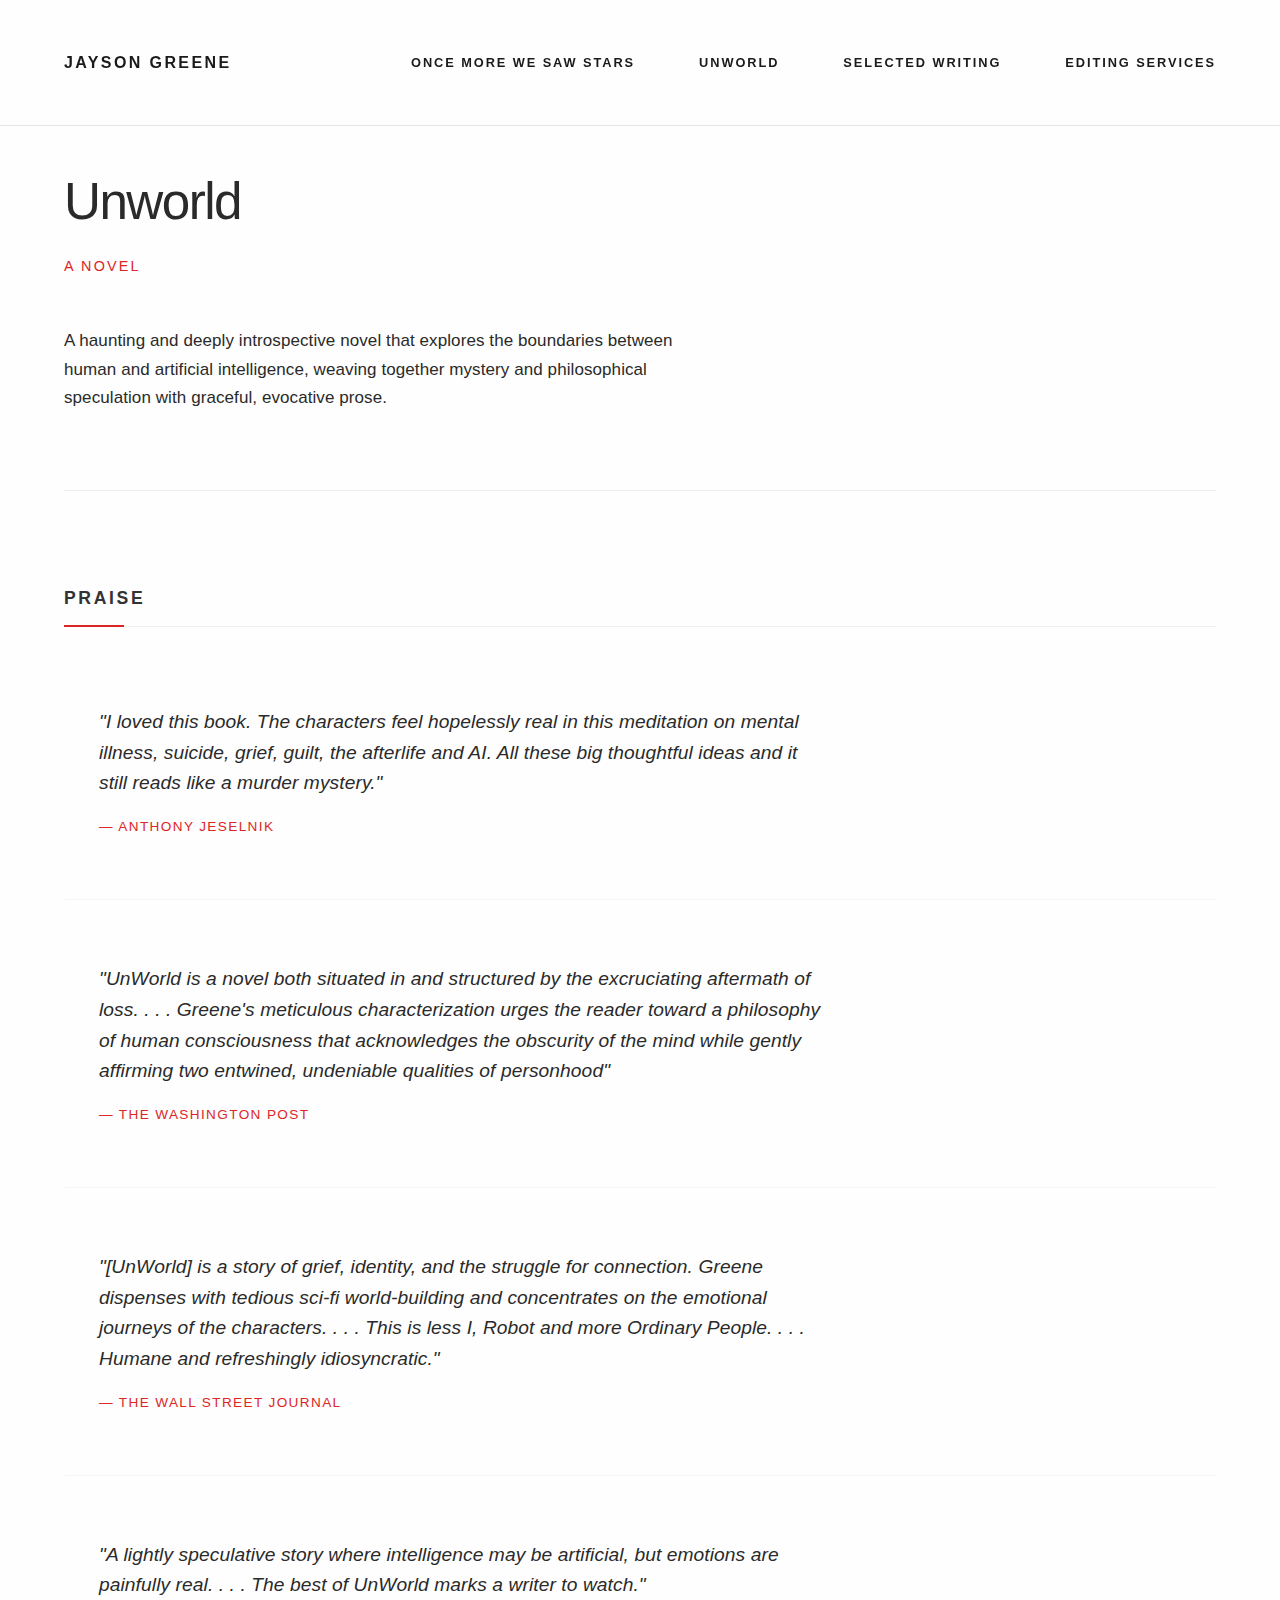
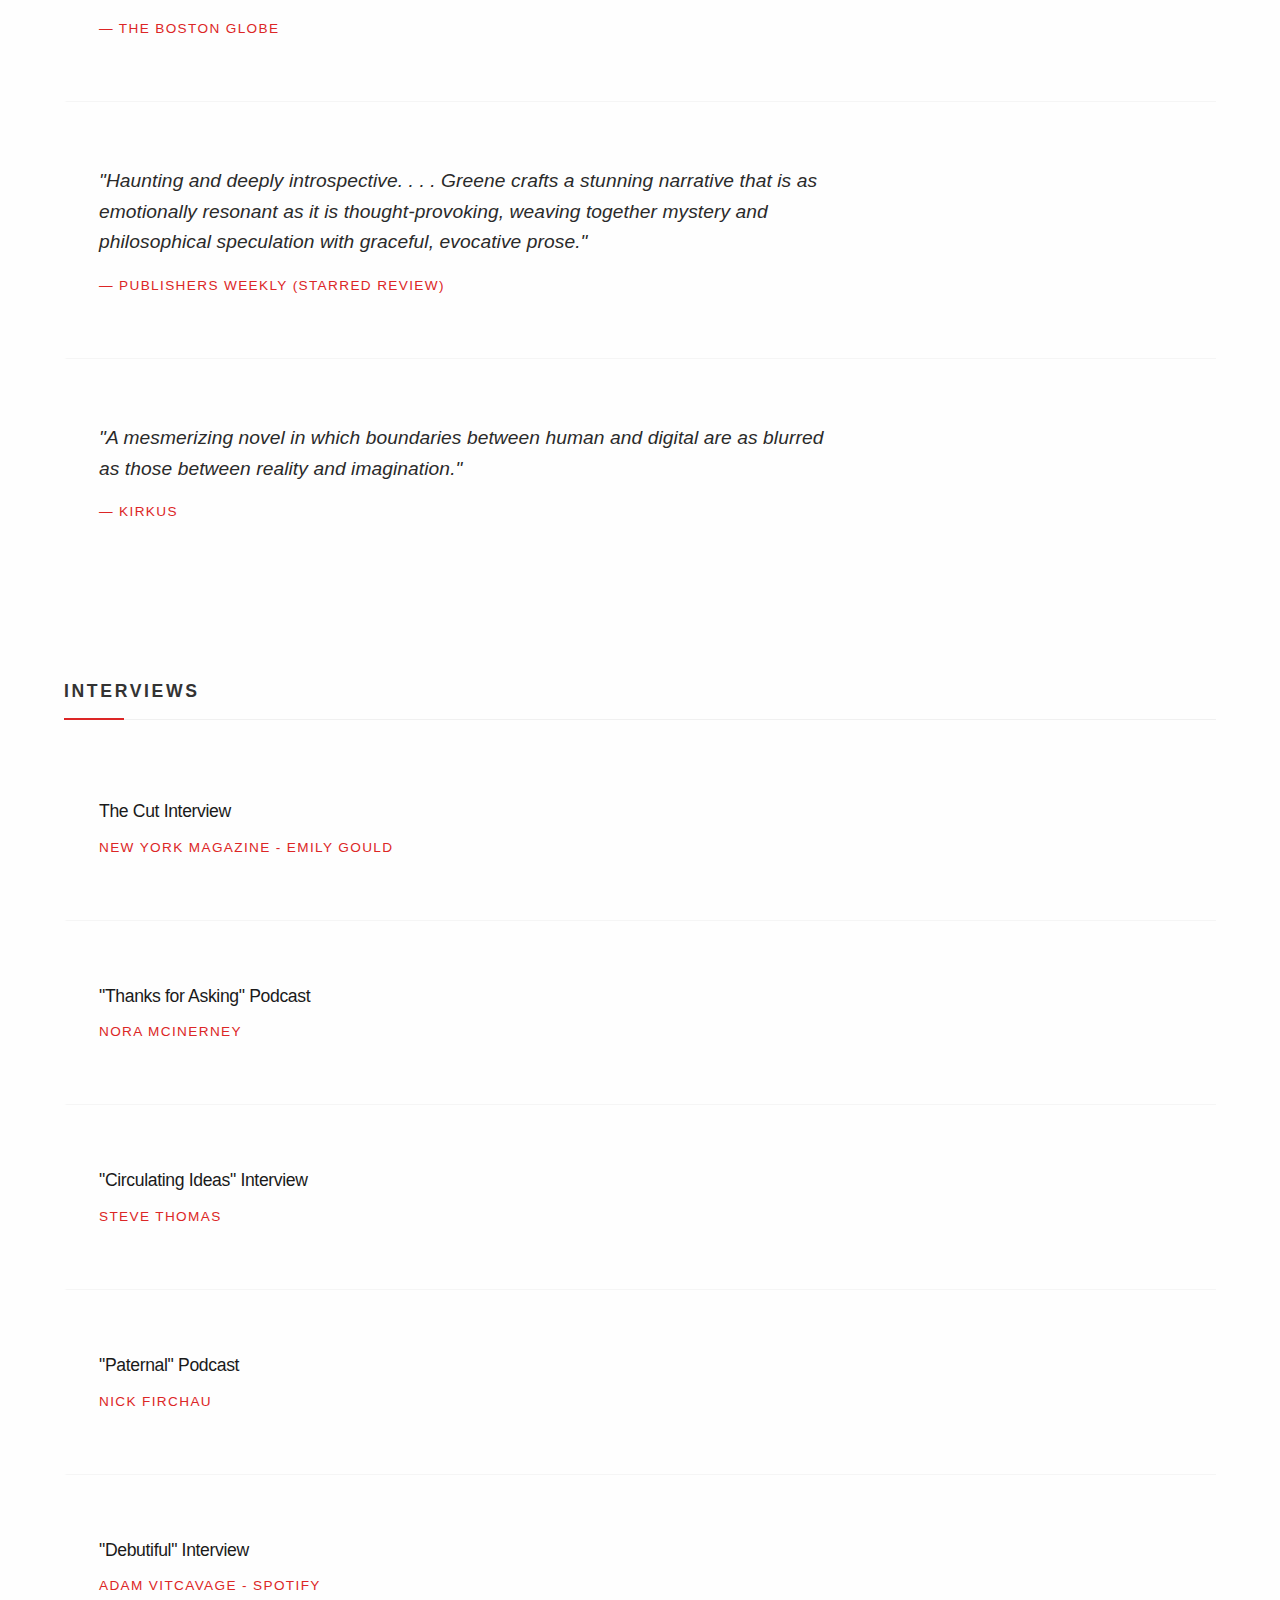
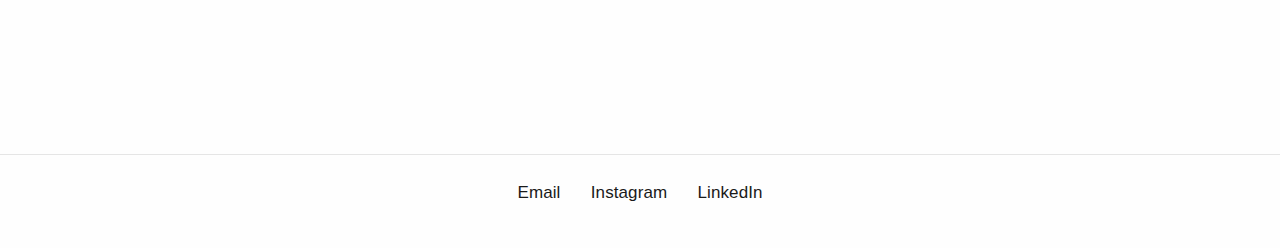
<file: unworld.html>
<!DOCTYPE html>
<html lang="en">
<head>
    <meta charset="UTF-8">
    <meta name="viewport" content="width=device-width, initial-scale=1.0">
    <title>Unworld - Jayson Greene</title>
    <link rel="stylesheet" href="styles.css">
</head>
<body>
    <header>
        <nav>
            <div class="nav-container">
                <a href="index.html" class="logo">JAYSON GREENE</a>
                <ul class="nav-menu">
                    <li><a href="once-more-we-saw-stars.html">Once More We Saw Stars</a></li>
                    <li><a href="unworld.html">Unworld</a></li>
                    <li><a href="writing.html">Selected Writing</a></li>
                    <li><a href="editing.html">Editing Services</a></li>
                </ul>
            </div>
        </nav>
    </header>

    <main>
        <section class="book-hero">
            <h1 class="book-title">Unworld</h1>
            <p class="book-subtitle">A Novel</p>
            <p>A haunting and deeply introspective novel that explores the boundaries between human and artificial intelligence, weaving together mystery and philosophical speculation with graceful, evocative prose.</p>
        </section>

        <section class="content-section">
            <h2>Praise</h2>
            
            <div class="praise-item">
                <p class="praise-quote">"I loved this book. The characters feel hopelessly real in this meditation on mental illness, suicide, grief, guilt, the afterlife and AI. All these big thoughtful ideas and it still reads like a murder mystery."</p>
                <p class="praise-attribution">— Anthony Jeselnik</p>
            </div>
            
            <div class="praise-item">
                <p class="praise-quote">"UnWorld is a novel both situated in and structured by the excruciating aftermath of loss. . . . Greene's meticulous characterization urges the reader toward a philosophy of human consciousness that acknowledges the obscurity of the mind while gently affirming two entwined, undeniable qualities of personhood"</p>
                <p class="praise-attribution">— The Washington Post</p>
            </div>
            
            <div class="praise-item">
                <p class="praise-quote">"[UnWorld] is a story of grief, identity, and the struggle for connection. Greene dispenses with tedious sci-fi world-building and concentrates on the emotional journeys of the characters. . . . This is less I, Robot and more Ordinary People. . . . Humane and refreshingly idiosyncratic."</p>
                <p class="praise-attribution">— The Wall Street Journal</p>
            </div>
            
            <div class="praise-item">
                <p class="praise-quote">"A lightly speculative story where intelligence may be artificial, but emotions are painfully real. . . . The best of UnWorld marks a writer to watch."</p>
                <p class="praise-attribution">— The Boston Globe</p>
            </div>
            
            <div class="praise-item">
                <p class="praise-quote">"Haunting and deeply introspective. . . . Greene crafts a stunning narrative that is as emotionally resonant as it is thought-provoking, weaving together mystery and philosophical speculation with graceful, evocative prose."</p>
                <p class="praise-attribution">— Publishers Weekly (Starred Review)</p>
            </div>
            
            <div class="praise-item">
                <p class="praise-quote">"A mesmerizing novel in which boundaries between human and digital are as blurred as those between reality and imagination."</p>
                <p class="praise-attribution">— Kirkus</p>
            </div>
        </section>

        <section class="content-section">
            <h2>Interviews</h2>
            
            <div class="interview-item">
                <h3 class="interview-title"><a href="https://link.nymag.com/view/5d0a68282a077c40ea11b779o0gdp.24n/66043746" target="_blank">The Cut Interview</a></h3>
                <p class="interview-publication">New York Magazine - Emily Gould</p>
            </div>
            
            <div class="interview-item">
                <h3 class="interview-title"><a href="https://feelingsand.co/podcasts/thanks-for-asking/unworld-with-jayson-greene/" target="_blank">"Thanks for Asking" Podcast</a></h3>
                <p class="interview-publication">Nora McInerney</p>
            </div>
            
            <div class="interview-item">
                <h3 class="interview-title"><a href="https://circulatingideas.com/transcripts/jayson-greene-unworld/" target="_blank">"Circulating Ideas" Interview</a></h3>
                <p class="interview-publication">Steve Thomas</p>
            </div>
            
            <div class="interview-item">
                <h3 class="interview-title"><a href="https://www.paternalpodcast.com/episodes/2025/7/15/134-jayson-greene-can-artificial-intelligence-help-us-cope-with-grief" target="_blank">"Paternal" Podcast</a></h3>
                <p class="interview-publication">Nick Firchau</p>
            </div>
            
            <div class="interview-item">
                <h3 class="interview-title"><a href="https://open.spotify.com/episode/6CciK3i9lhgfYtihwJoVfH?si=s6eqo9lxRAiTmOnQvjdKcQ" target="_blank">"Debutiful" Interview</a></h3>
                <p class="interview-publication">Adam Vitcavage - Spotify</p>
            </div>
        </section>
    </main>

    <footer>
        <div class="footer-content">
            <div class="social-links">
                <a href="mailto:JayGreene81@gmail.com">Email</a>
                <a href="https://www.instagram.com/greenejayson/" target="_blank">Instagram</a>
                <a href="https://www.linkedin.com/in/jayson-greene-12216926/" target="_blank">LinkedIn</a>
            </div>
        </div>
    </footer>
</body>
</html>
</file>
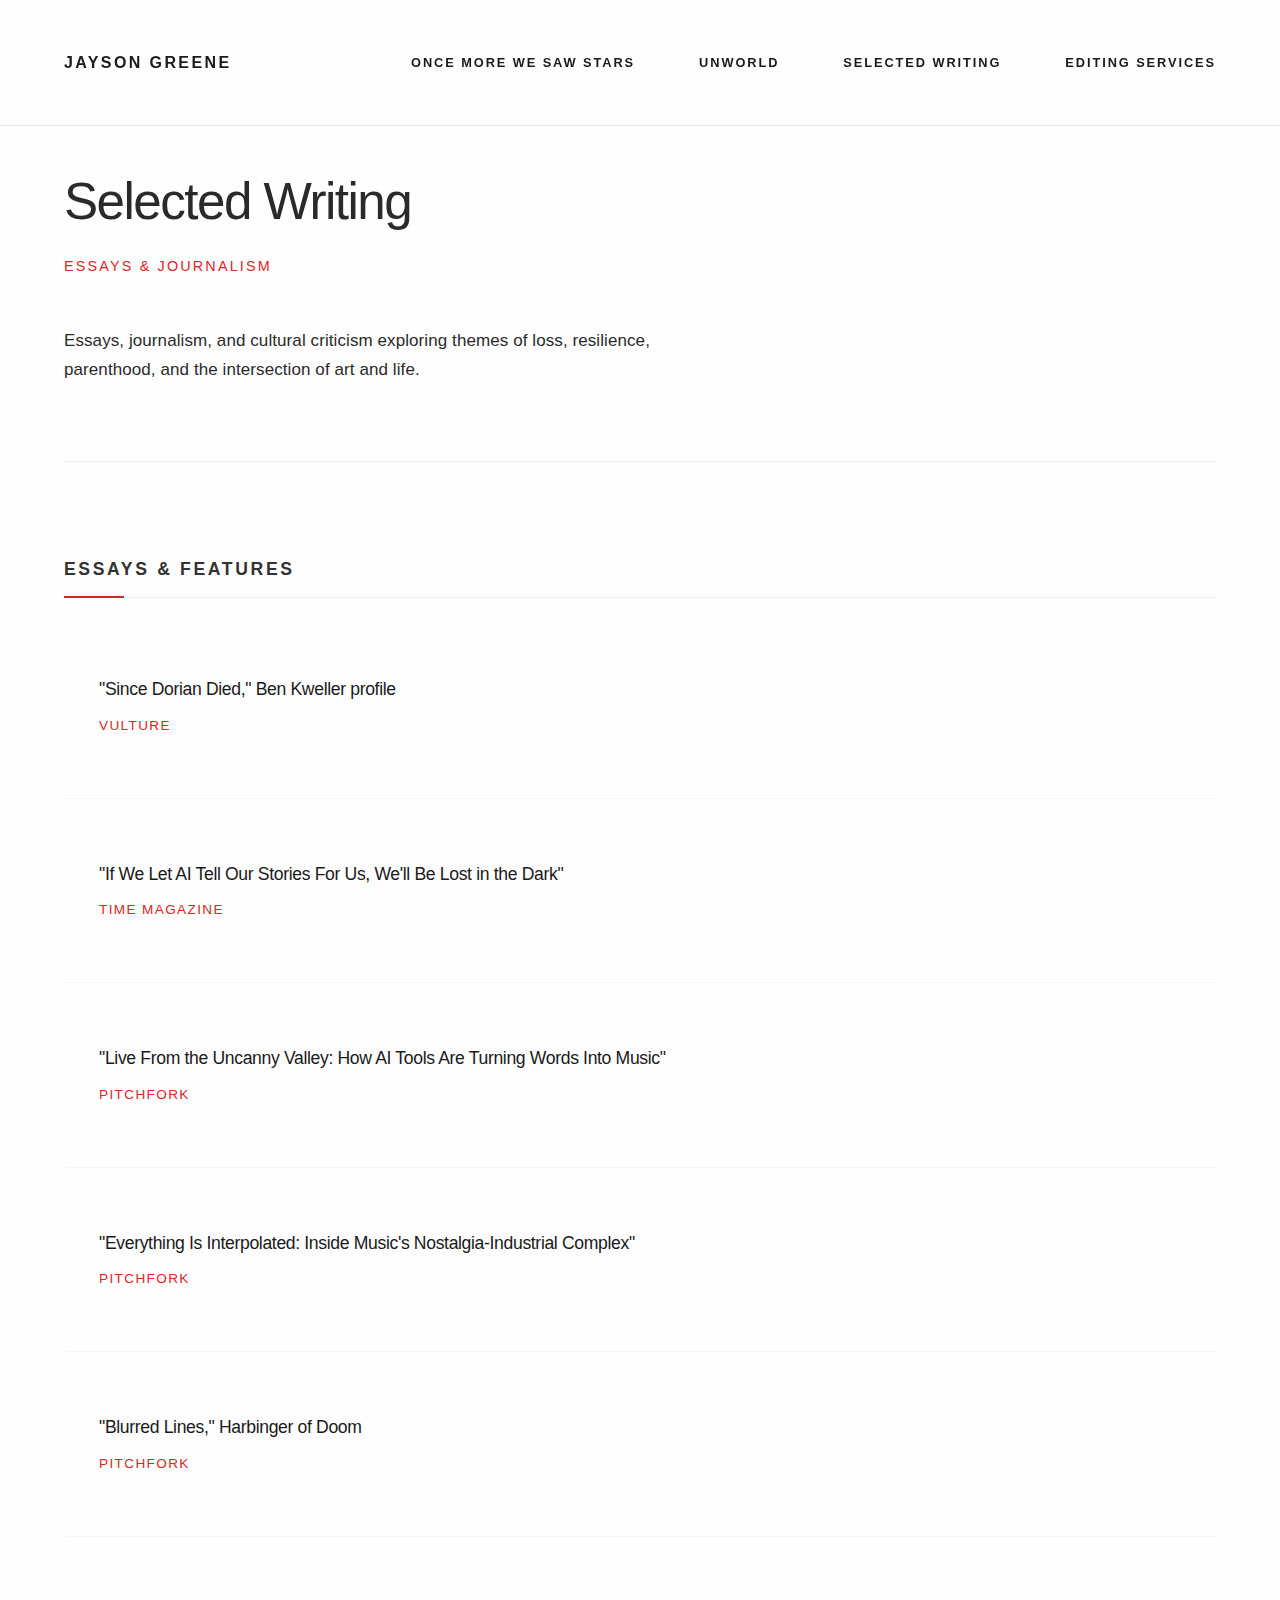
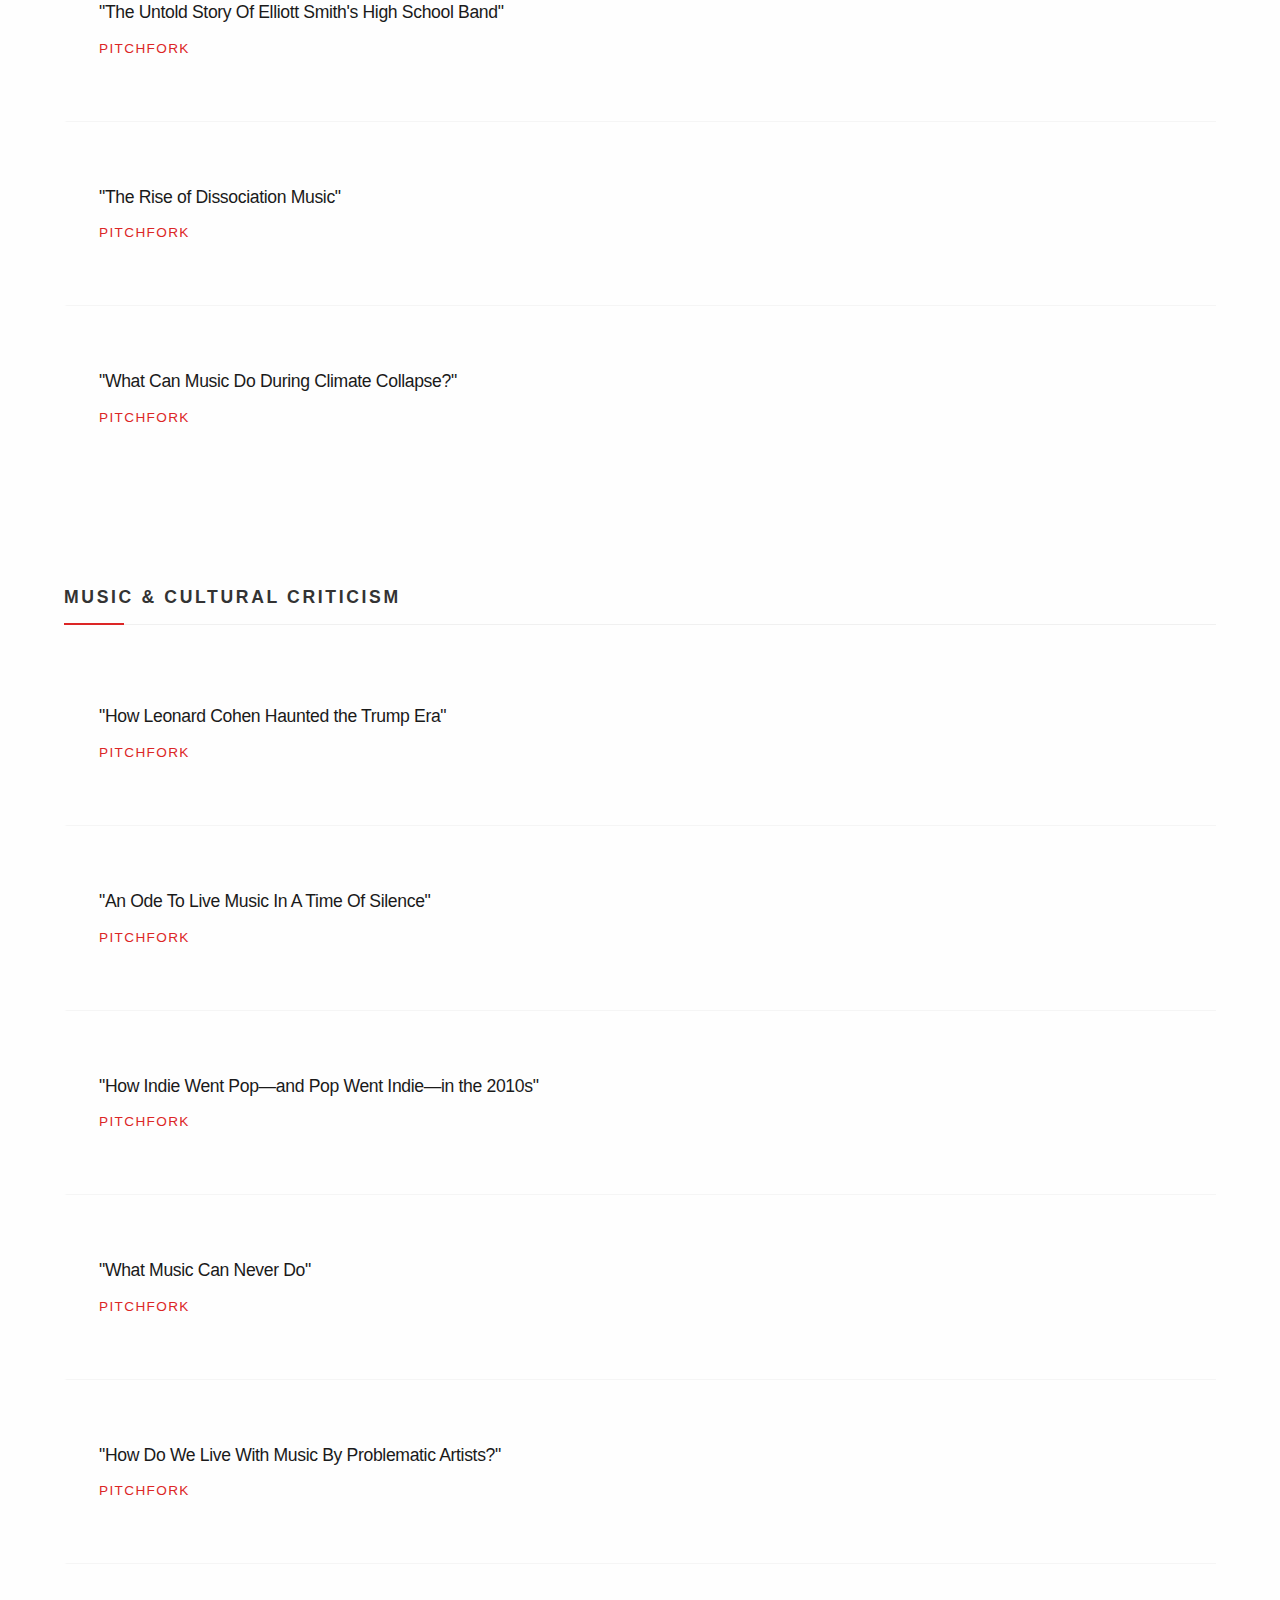
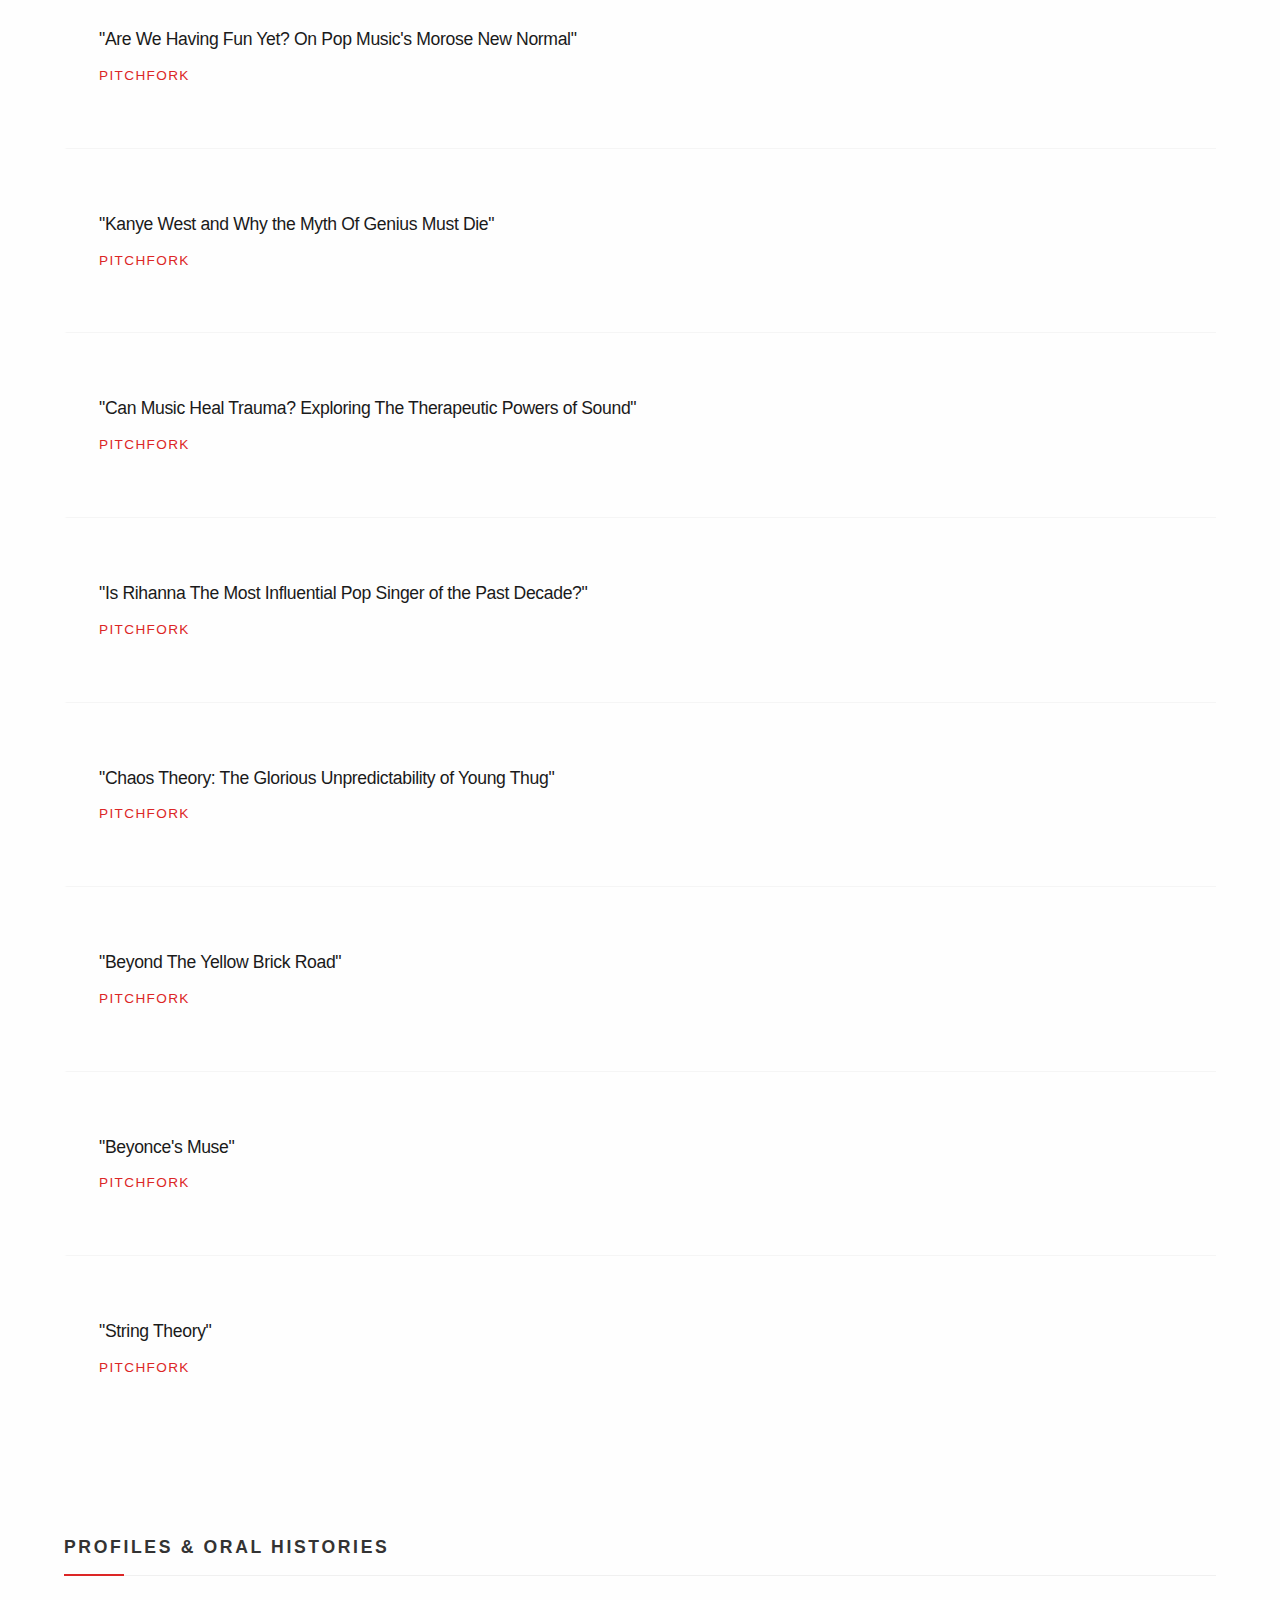
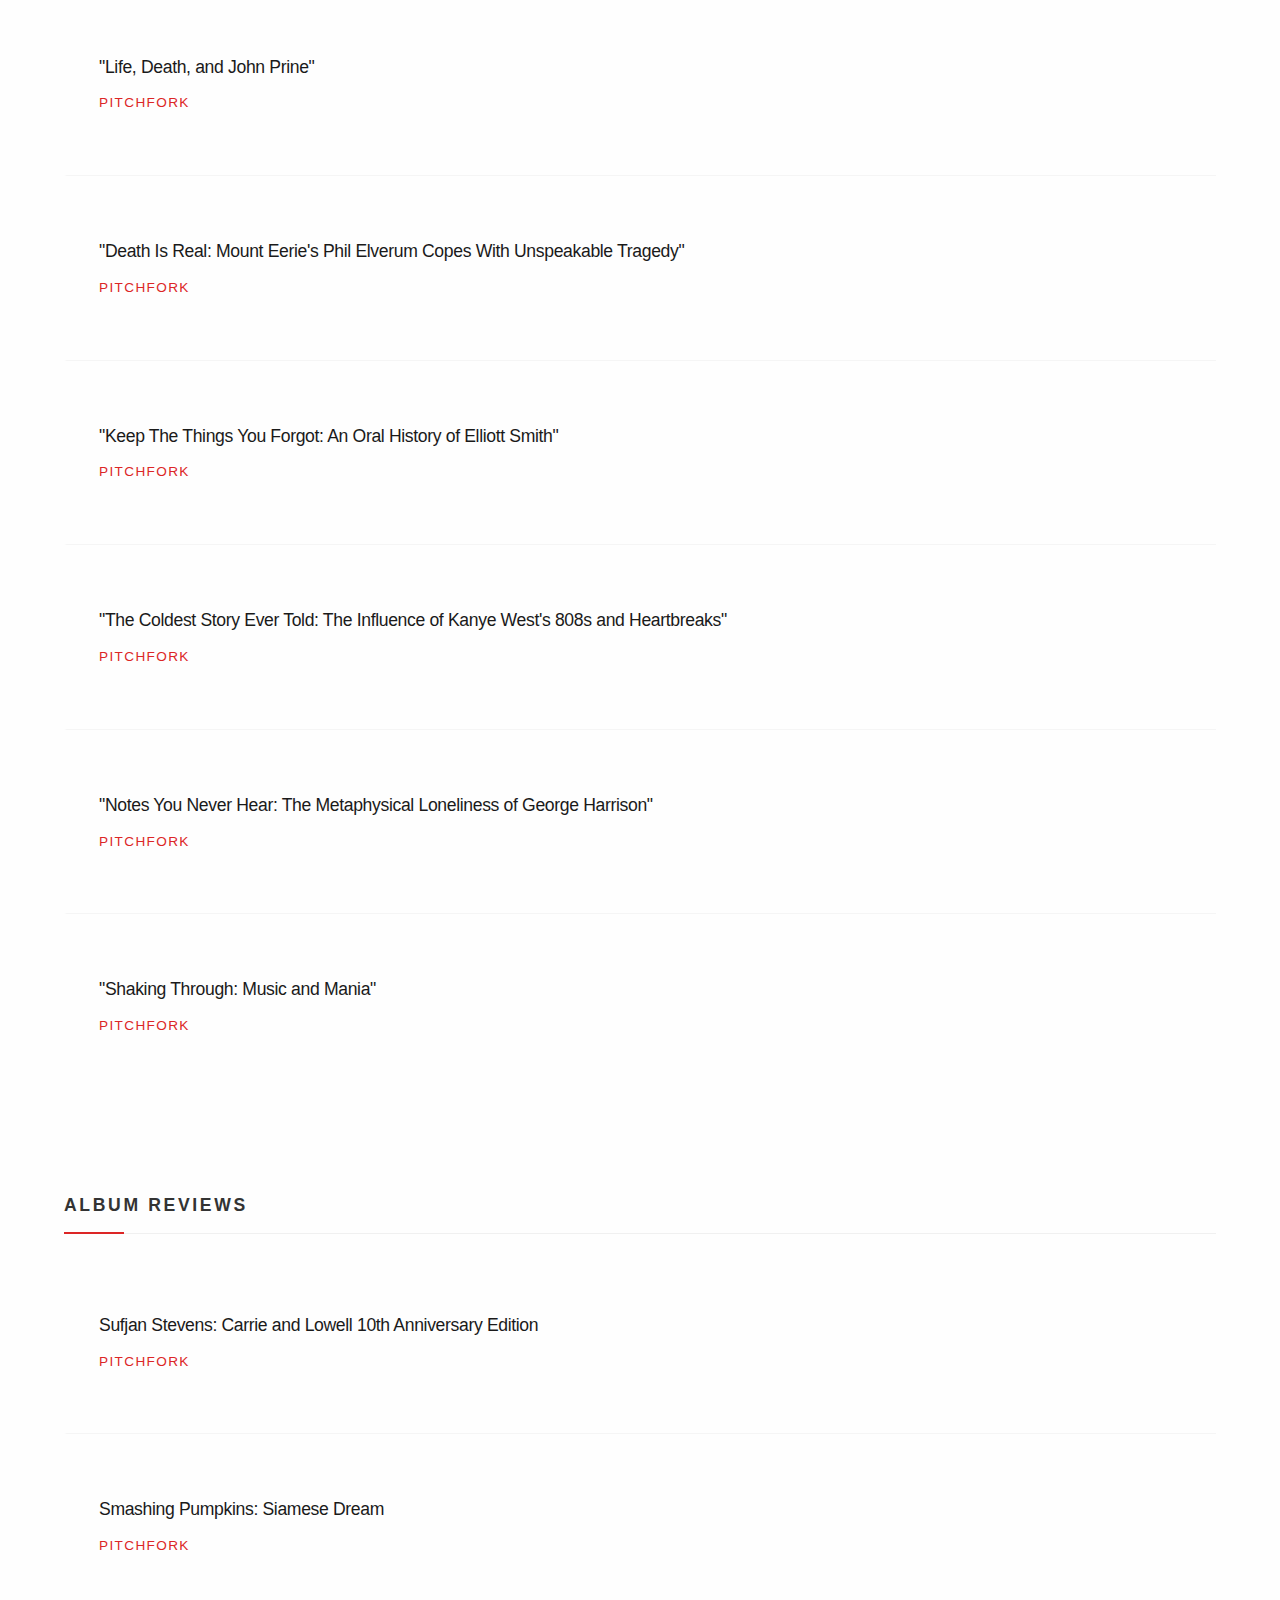
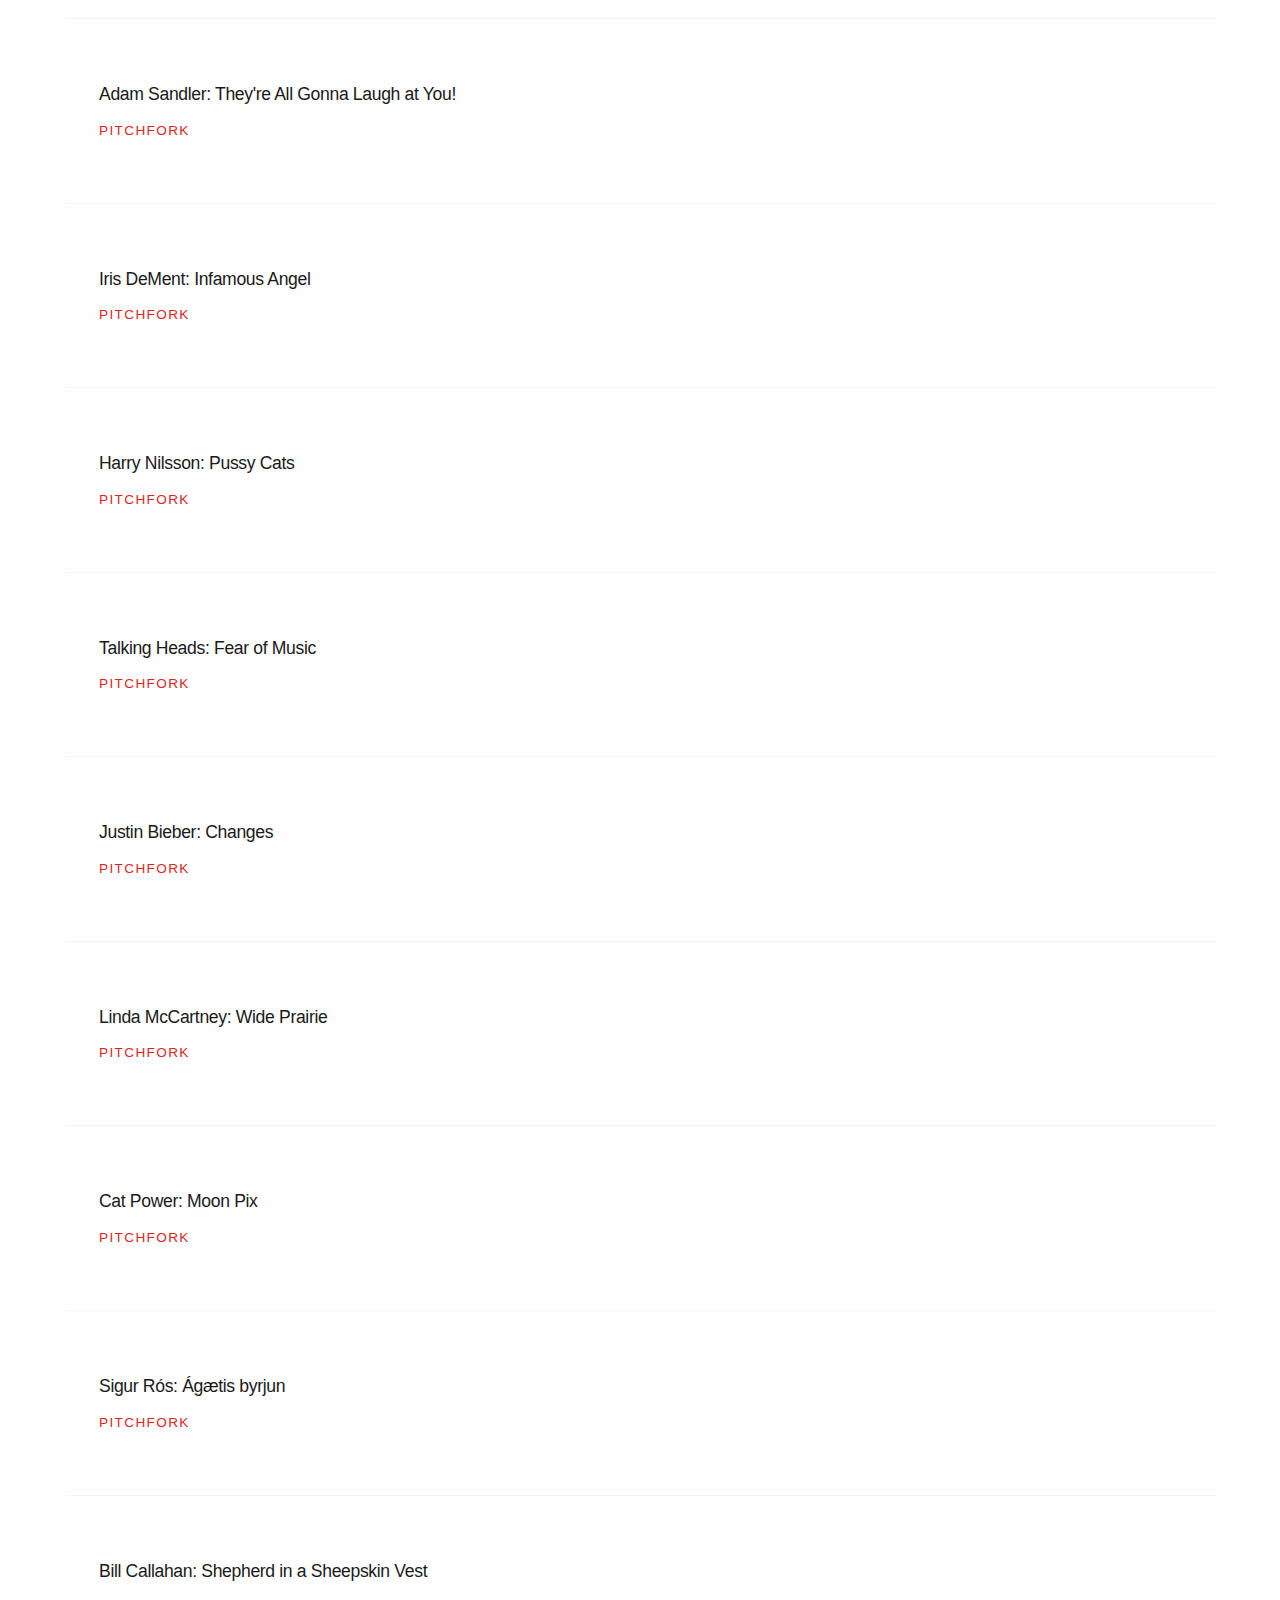
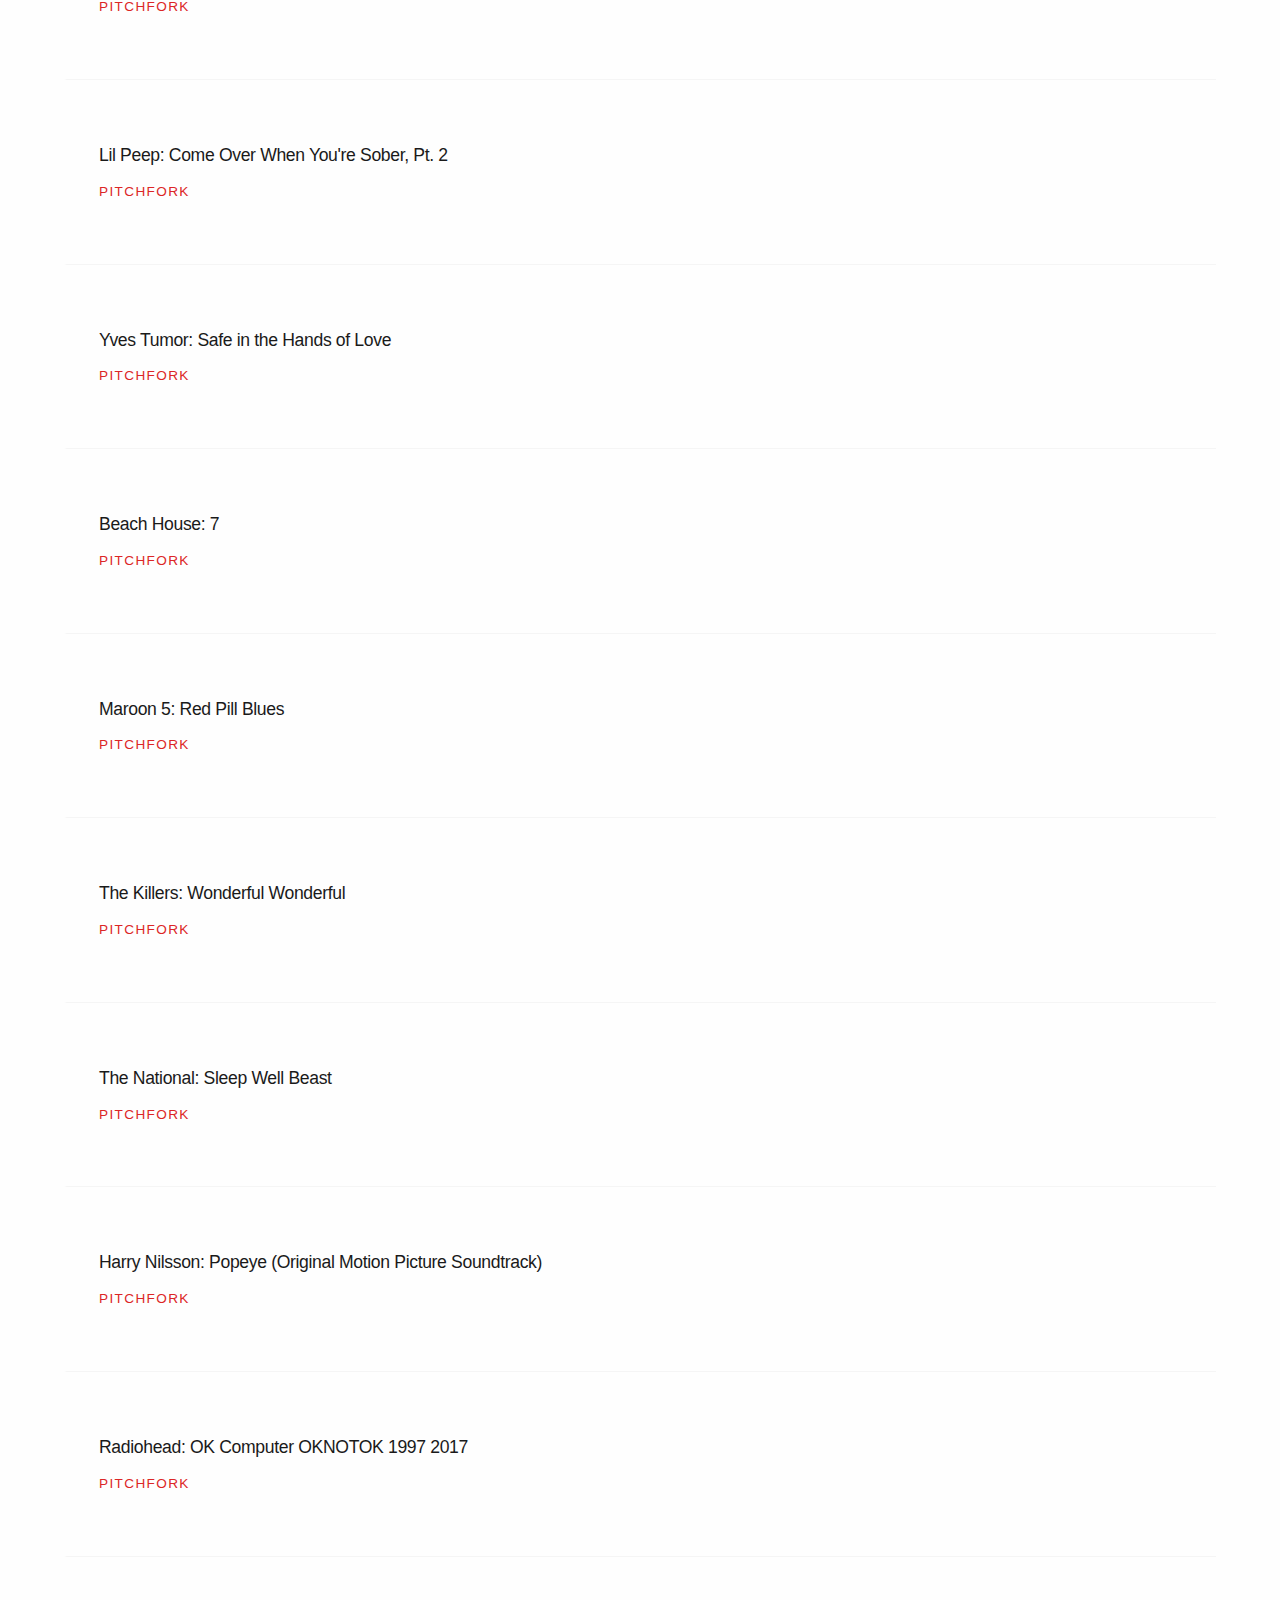
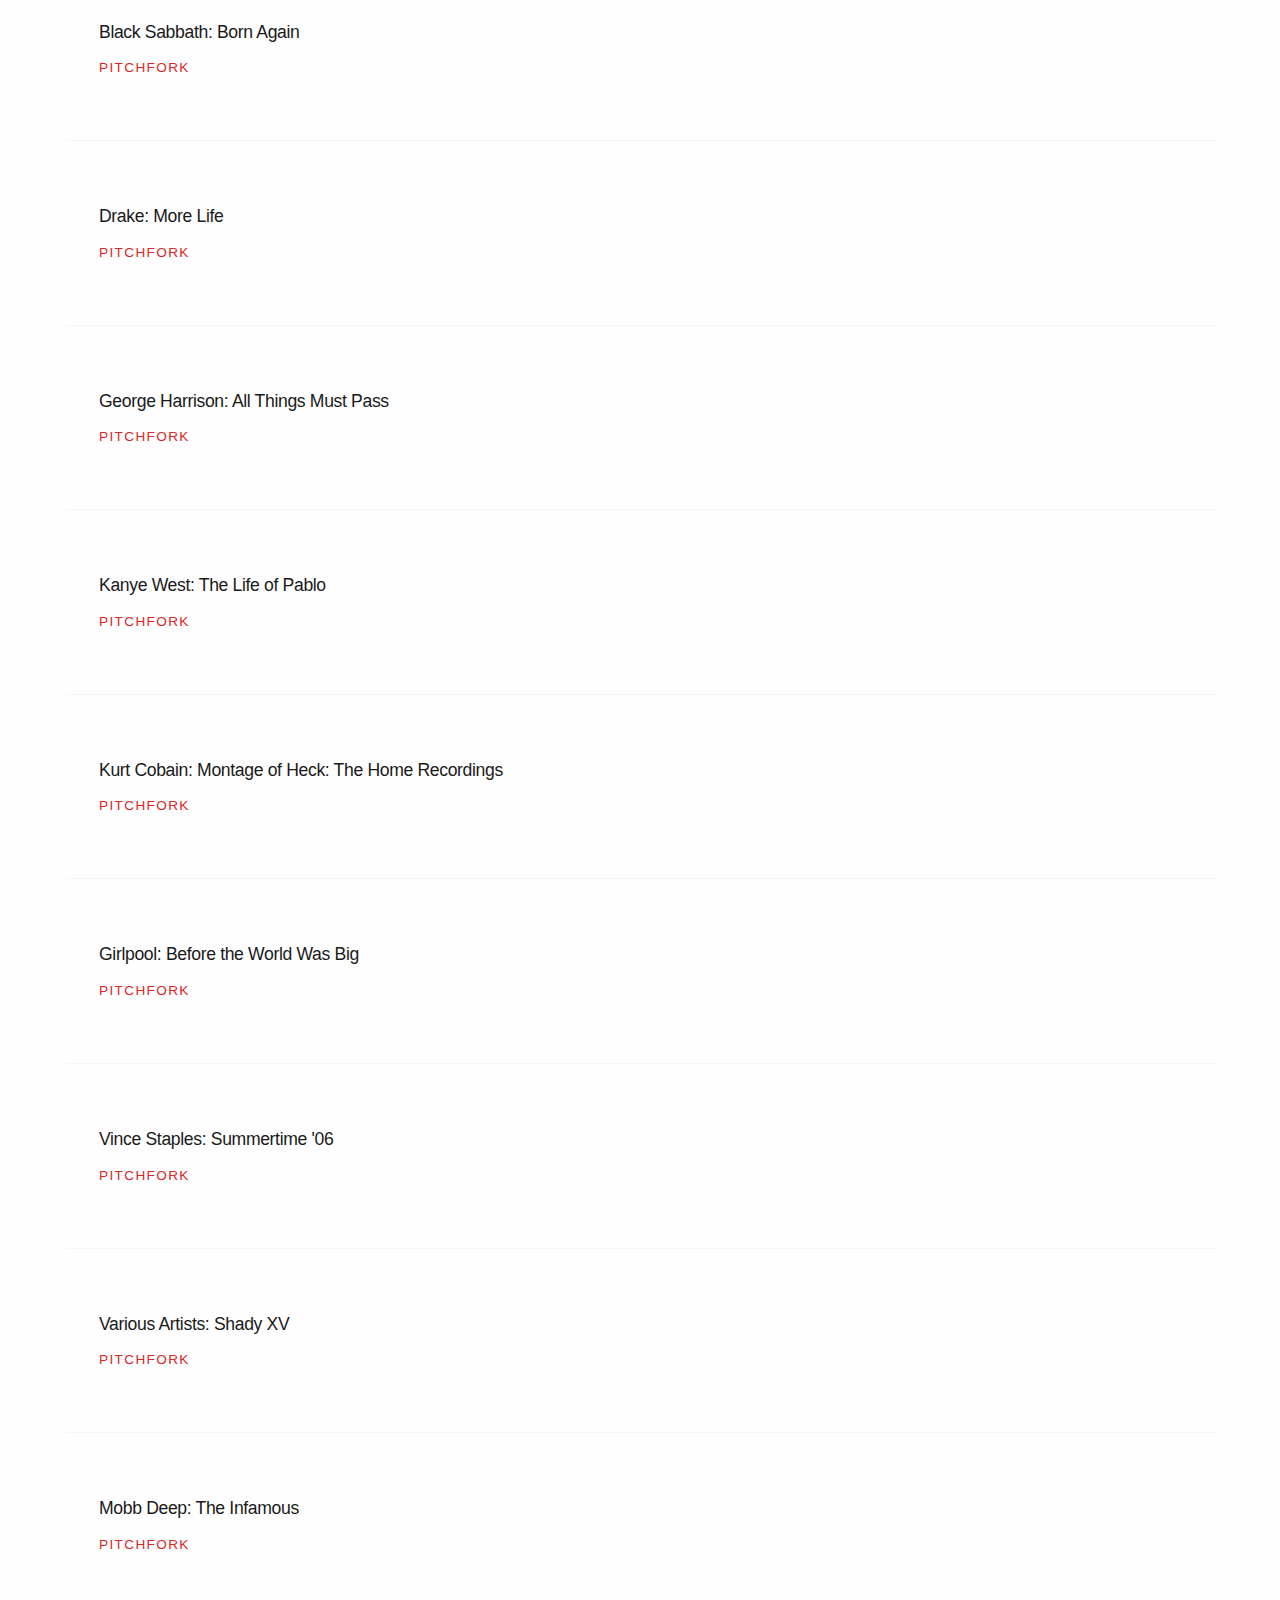
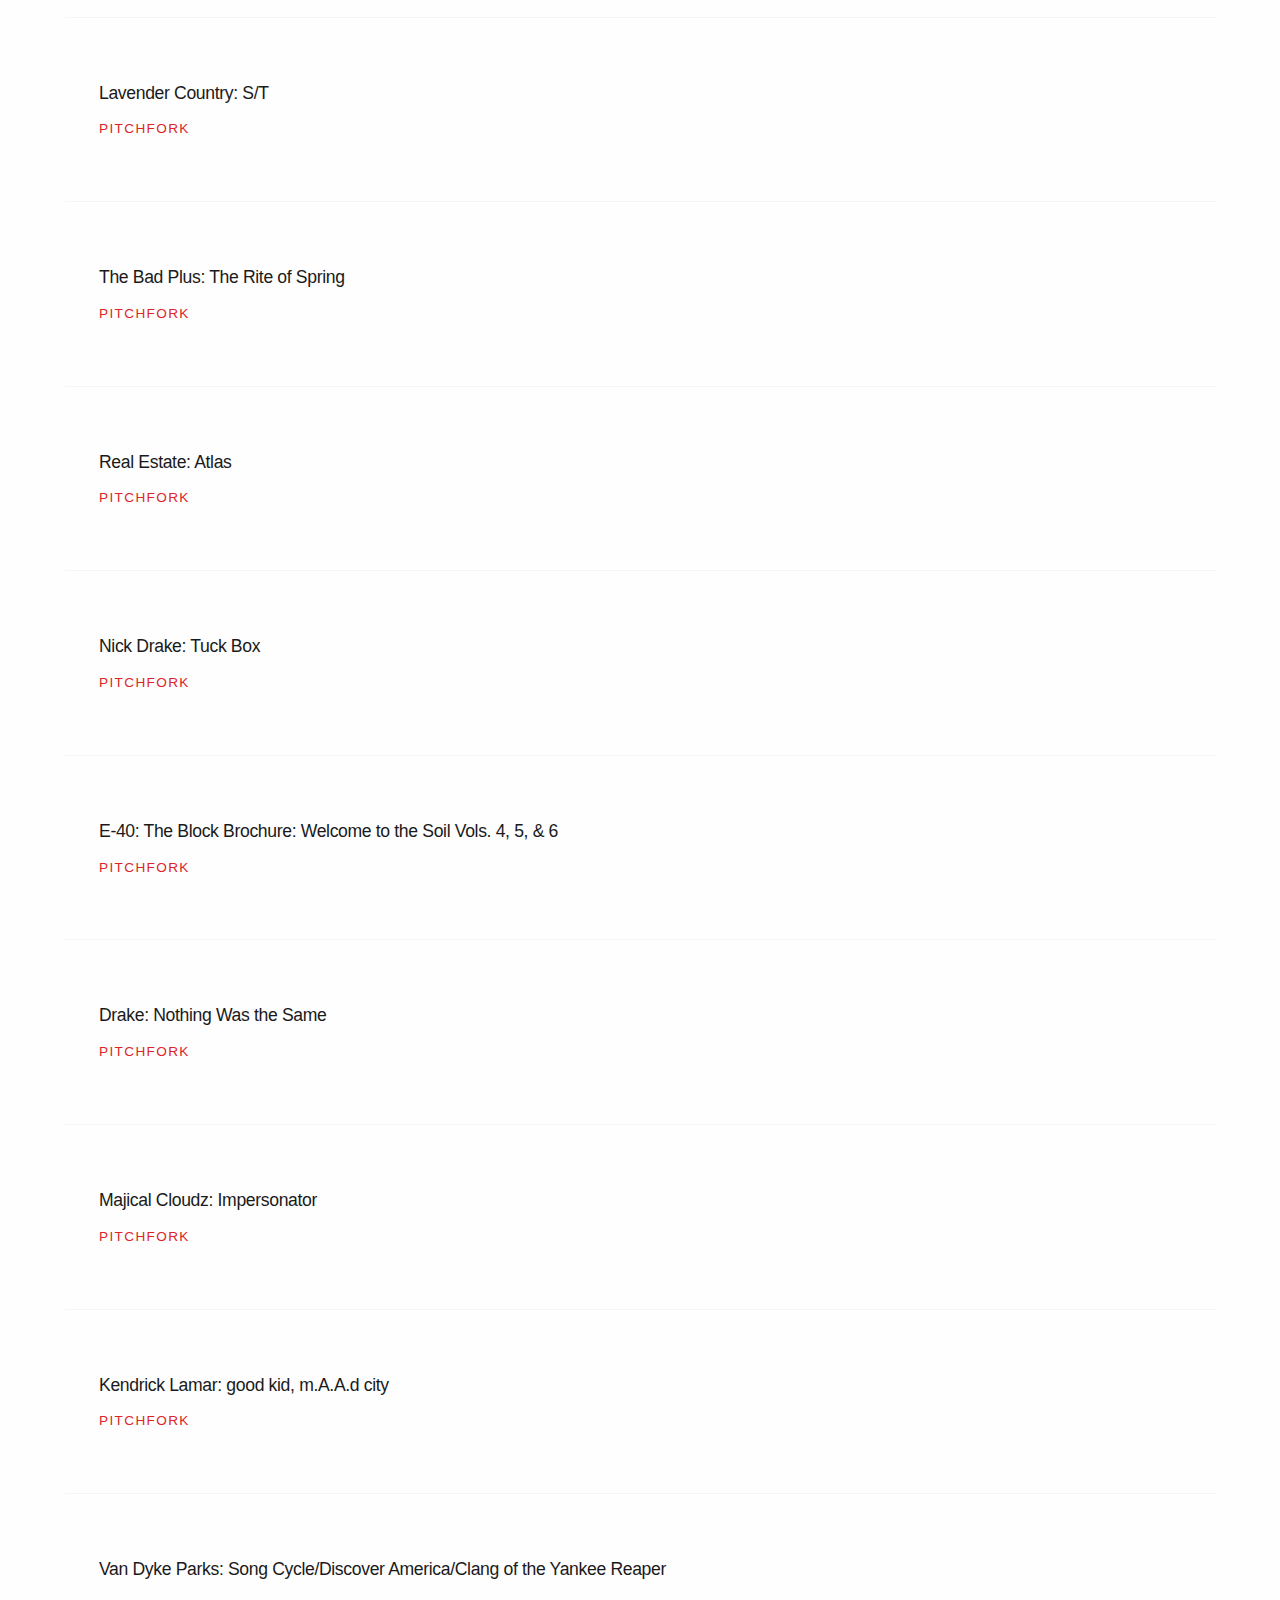
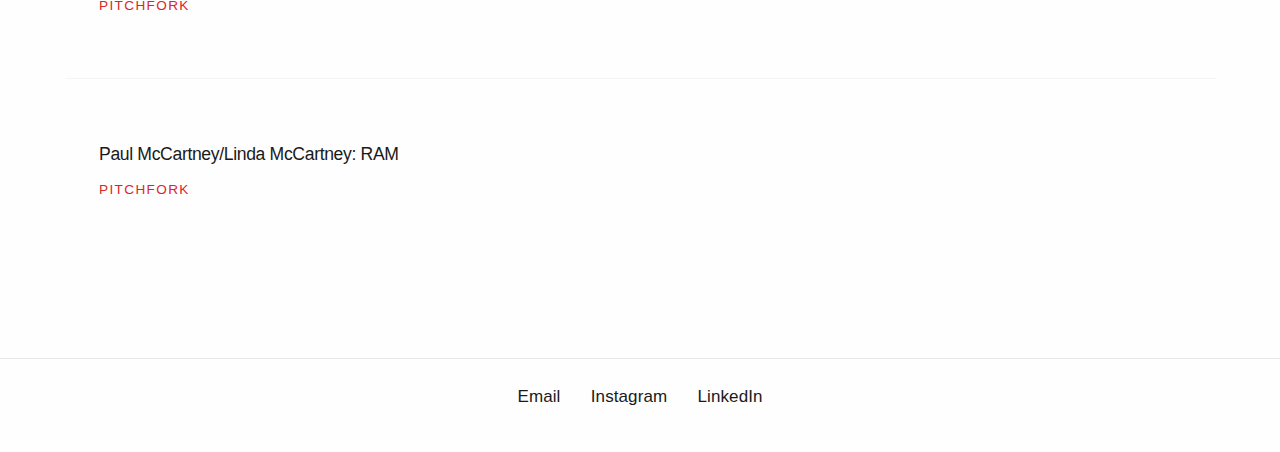
<file: writing.html>
<!DOCTYPE html>
<html lang="en">
<head>
    <meta charset="UTF-8">
    <meta name="viewport" content="width=device-width, initial-scale=1.0">
    <title>Selected Writing - Jayson Greene</title>
    <link rel="stylesheet" href="styles.css">
</head>
<body>
    <header>
        <nav>
            <div class="nav-container">
                <a href="index.html" class="logo">JAYSON GREENE</a>
                <ul class="nav-menu">
                    <li><a href="once-more-we-saw-stars.html">Once More We Saw Stars</a></li>
                    <li><a href="unworld.html">Unworld</a></li>
                    <li><a href="writing.html">Selected Writing</a></li>
                    <li><a href="editing.html">Editing Services</a></li>
                </ul>
            </div>
        </nav>
    </header>

    <main>
        <section class="book-hero">
            <h1 class="book-title">Selected Writing</h1>
            <p class="book-subtitle">Essays & Journalism</p>
            <p>Essays, journalism, and cultural criticism exploring themes of loss, resilience, parenthood, and the intersection of art and life.</p>
        </section>

        <section class="content-section">
            <h2>Essays & Features</h2>
            
            <div class="interview-item">
                <h3 class="interview-title"><a href="https://www.vulture.com/article/ben-kweller-cover-the-mirrors-profile.html" target="_blank">"Since Dorian Died," Ben Kweller profile</a></h3>
                <p class="interview-publication">Vulture</p>
            </div>
            
            <div class="interview-item">
                <h3 class="interview-title"><a href="https://time.com/7293926/ai-telling-stories-essay/" target="_blank">"If We Let AI Tell Our Stories For Us, We'll Be Lost in the Dark"</a></h3>
                <p class="interview-publication">TIME Magazine</p>
            </div>
            
            <div class="interview-item">
                <h3 class="interview-title"><a href="https://pitchfork.com/features/overtones/google-text-to-music/" target="_blank">"Live From the Uncanny Valley: How AI Tools Are Turning Words Into Music"</a></h3>
                <p class="interview-publication">Pitchfork</p>
            </div>
            
            <div class="interview-item">
                <h3 class="interview-title"><a href="https://pitchfork.com/features/overtones/everything-is-interpolated-inside-musics-nostalgia-industrial-complex/" target="_blank">"Everything Is Interpolated: Inside Music's Nostalgia-Industrial Complex"</a></h3>
                <p class="interview-publication">Pitchfork</p>
            </div>
            
            <div class="interview-item">
                <h3 class="interview-title"><a href="https://pitchfork.com/features/article/robin-thicke-blurred-lines-10-years-later/" target="_blank">"Blurred Lines," Harbinger of Doom</a></h3>
                <p class="interview-publication">Pitchfork</p>
            </div>
            
            <div class="interview-item">
                <h3 class="interview-title"><a href="https://pitchfork.com/features/article/the-untold-story-of-elliott-smiths-teenage-band/" target="_blank">"The Untold Story Of Elliott Smith's High School Band"</a></h3>
                <p class="interview-publication">Pitchfork</p>
            </div>
            
            <div class="interview-item">
                <h3 class="interview-title"><a href="https://pitchfork.com/features/overtones/the-rise-of-dissociation-music/" target="_blank">"The Rise of Dissociation Music"</a></h3>
                <p class="interview-publication">Pitchfork</p>
            </div>
            
            <div class="interview-item">
                <h3 class="interview-title"><a href="https://pitchfork.com/features/overtones/climate-change-music/" target="_blank">"What Can Music Do During Climate Collapse?"</a></h3>
                <p class="interview-publication">Pitchfork</p>
            </div>
        </section>

        <section class="content-section">
            <h2>Music & Cultural Criticism</h2>
            
            <div class="interview-item">
                <h3 class="interview-title"><a href="https://pitchfork.com/features/overtones/how-leonard-cohen-haunted-the-trump-era/" target="_blank">"How Leonard Cohen Haunted the Trump Era"</a></h3>
                <p class="interview-publication">Pitchfork</p>
            </div>
            
            <div class="interview-item">
                <h3 class="interview-title"><a href="https://pitchfork.com/features/overtones/coronavirus-shutdown-concerts-live-music/" target="_blank">"An Ode To Live Music In A Time Of Silence"</a></h3>
                <p class="interview-publication">Pitchfork</p>
            </div>
            
            <div class="interview-item">
                <h3 class="interview-title"><a href="https://pitchfork.com/features/article/2010s-decade-how-indie-rock-went-pop-bon-iver-grimes-james-blake/" target="_blank">"How Indie Went Pop—and Pop Went Indie—in the 2010s"</a></h3>
                <p class="interview-publication">Pitchfork</p>
            </div>
            
            <div class="interview-item">
                <h3 class="interview-title"><a href="https://pitchfork.com/features/overtones/what-music-can-never-do/" target="_blank">"What Music Can Never Do"</a></h3>
                <p class="interview-publication">Pitchfork</p>
            </div>
            
            <div class="interview-item">
                <h3 class="interview-title"><a href="https://pitchfork.com/features/overtones/how-do-we-live-with-music-made-by-problematic-artists/" target="_blank">"How Do We Live With Music By Problematic Artists?"</a></h3>
                <p class="interview-publication">Pitchfork</p>
            </div>
            
            <div class="interview-item">
                <h3 class="interview-title"><a href="https://pitchfork.com/features/overtones/are-we-having-fun-yet-on-pops-morose-new-normal/" target="_blank">"Are We Having Fun Yet? On Pop Music's Morose New Normal"</a></h3>
                <p class="interview-publication">Pitchfork</p>
            </div>
            
            <div class="interview-item">
                <h3 class="interview-title"><a href="https://pitchfork.com/thepitch/kanye-west-and-why-the-myth-of-genius-must-die/" target="_blank">"Kanye West and Why the Myth Of Genius Must Die"</a></h3>
                <p class="interview-publication">Pitchfork</p>
            </div>
            
            <div class="interview-item">
                <h3 class="interview-title"><a href="https://pitchfork.com/features/overtones/life-death-and-john-prine/" target="_blank">"Can Music Heal Trauma? Exploring The Therapeutic Powers of Sound"</a></h3>
                <p class="interview-publication">Pitchfork</p>
            </div>
            
            <div class="interview-item">
                <h3 class="interview-title"><a href="https://pitchfork.com/features/overtones/10052-is-rihanna-the-most-influential-pop-singer-of-the-past-decade/" target="_blank">"Is Rihanna The Most Influential Pop Singer of the Past Decade?"</a></h3>
                <p class="interview-publication">Pitchfork</p>
            </div>
            
            <div class="interview-item">
                <h3 class="interview-title"><a href="https://pitchfork.com/features/overtones/9727-chaos-theory-the-glorious-unpredictability-of-young-thug/" target="_blank">"Chaos Theory: The Glorious Unpredictability of Young Thug"</a></h3>
                <p class="interview-publication">Pitchfork</p>
            </div>
            
            <div class="interview-item">
                <h3 class="interview-title"><a href="https://pitchfork.com/features/overtones/9364-beyond-the-yellow-brick-road/" target="_blank">"Beyond The Yellow Brick Road"</a></h3>
                <p class="interview-publication">Pitchfork</p>
            </div>
            
            <div class="interview-item">
                <h3 class="interview-title"><a href="https://pitchfork.com/features/article/9309-beyonces-muse/" target="_blank">"Beyonce's Muse"</a></h3>
                <p class="interview-publication">Pitchfork</p>
            </div>
            
            <div class="interview-item">
                <h3 class="interview-title"><a href="https://pitchfork.com/features/overtones/9257-thom-bell/" target="_blank">"String Theory"</a></h3>
                <p class="interview-publication">Pitchfork</p>
            </div>
        </section>

        <section class="content-section">
            <h2>Profiles & Oral Histories</h2>
            
            <div class="interview-item">
                <h3 class="interview-title"><a href="https://pitchfork.com/features/overtones/life-death-and-john-prine/" target="_blank">"Life, Death, and John Prine"</a></h3>
                <p class="interview-publication">Pitchfork</p>
            </div>
            
            <div class="interview-item">
                <h3 class="interview-title"><a href="https://pitchfork.com/features/profile/10034-death-is-real-mount-eeries-phil-elverum-copes-with-unspeakable-tragedy/" target="_blank">"Death Is Real: Mount Eerie's Phil Elverum Copes With Unspeakable Tragedy"</a></h3>
                <p class="interview-publication">Pitchfork</p>
            </div>
            
            <div class="interview-item">
                <h3 class="interview-title"><a href="https://pitchfork.com/features/article/9246-keep-the-things-you-forgot-an-elliott-smith-oral-history/" target="_blank">"Keep The Things You Forgot: An Oral History of Elliott Smith"</a></h3>
                <p class="interview-publication">Pitchfork</p>
            </div>
            
            <div class="interview-item">
                <h3 class="interview-title"><a href="https://pitchfork.com/features/overtones/9725-the-coldest-story-ever-told-the-influence-of-kanye-wests-808s-heartbreak/" target="_blank">"The Coldest Story Ever Told: The Influence of Kanye West's 808s and Heartbreaks"</a></h3>
                <p class="interview-publication">Pitchfork</p>
            </div>
            
            <div class="interview-item">
                <h3 class="interview-title"><a href="https://pitchfork.com/features/overtones/9522-notes-you-never-hear-the-metaphysical-loneliness-of-george-harrison/" target="_blank">"Notes You Never Hear: The Metaphysical Loneliness of George Harrison"</a></h3>
                <p class="interview-publication">Pitchfork</p>
            </div>
            
            <div class="interview-item">
                <h3 class="interview-title"><a href="https://pitchfork.com/features/overtones/9196-shaking-through-music-and-mania/" target="_blank">"Shaking Through: Music and Mania"</a></h3>
                <p class="interview-publication">Pitchfork</p>
            </div>
        </section>

        <section class="content-section">
            <h2>Album Reviews</h2>
            
            <div class="interview-item">
                <h3 class="interview-title"><a href="https://pitchfork.com/reviews/albums/sufjan-stevens-carrie-and-lowell-10th-anniversary-edition/" target="_blank">Sufjan Stevens: Carrie and Lowell 10th Anniversary Edition</a></h3>
                <p class="interview-publication">Pitchfork</p>
            </div>
            
            <div class="interview-item">
                <h3 class="interview-title"><a href="https://pitchfork.com/reviews/albums/smashing-pumpkins-siamese-dream/" target="_blank">Smashing Pumpkins: Siamese Dream</a></h3>
                <p class="interview-publication">Pitchfork</p>
            </div>
            
            <div class="interview-item">
                <h3 class="interview-title"><a href="https://pitchfork.com/reviews/albums/adam-sandler-theyre-all-gonna-laugh-at-you/" target="_blank">Adam Sandler: They're All Gonna Laugh at You!</a></h3>
                <p class="interview-publication">Pitchfork</p>
            </div>
            
            <div class="interview-item">
                <h3 class="interview-title"><a href="https://pitchfork.com/reviews/albums/iris-dement-infamous-angel/" target="_blank">Iris DeMent: Infamous Angel</a></h3>
                <p class="interview-publication">Pitchfork</p>
            </div>
            
            <div class="interview-item">
                <h3 class="interview-title"><a href="https://pitchfork.com/reviews/albums/harry-nilsson-pussy-cats/" target="_blank">Harry Nilsson: Pussy Cats</a></h3>
                <p class="interview-publication">Pitchfork</p>
            </div>
            
            <div class="interview-item">
                <h3 class="interview-title"><a href="https://pitchfork.com/reviews/albums/talking-heads-fear-of-music/" target="_blank">Talking Heads: Fear of Music</a></h3>
                <p class="interview-publication">Pitchfork</p>
            </div>
            
            <div class="interview-item">
                <h3 class="interview-title"><a href="https://pitchfork.com/reviews/albums/justin-bieber-changes/" target="_blank">Justin Bieber: Changes</a></h3>
                <p class="interview-publication">Pitchfork</p>
            </div>
            
            <div class="interview-item">
                <h3 class="interview-title"><a href="https://pitchfork.com/reviews/albums/linda-mccartney-wide-prairie/" target="_blank">Linda McCartney: Wide Prairie</a></h3>
                <p class="interview-publication">Pitchfork</p>
            </div>
            
            <div class="interview-item">
                <h3 class="interview-title"><a href="https://pitchfork.com/reviews/albums/cat-power-moon-pix/" target="_blank">Cat Power: Moon Pix</a></h3>
                <p class="interview-publication">Pitchfork</p>
            </div>
            
            <div class="interview-item">
                <h3 class="interview-title"><a href="https://pitchfork.com/reviews/albums/sigur-ros-agaetis-byrjun/" target="_blank">Sigur Rós: Ágætis byrjun</a></h3>
                <p class="interview-publication">Pitchfork</p>
            </div>
            
            <div class="interview-item">
                <h3 class="interview-title"><a href="https://pitchfork.com/reviews/albums/bill-callahan-shepherd-in-a-sheepskin-vest/" target="_blank">Bill Callahan: Shepherd in a Sheepskin Vest</a></h3>
                <p class="interview-publication">Pitchfork</p>
            </div>
            
            <div class="interview-item">
                <h3 class="interview-title"><a href="https://pitchfork.com/reviews/albums/lil-peep-come-over-when-youre-sober-pt-2/" target="_blank">Lil Peep: Come Over When You're Sober, Pt. 2</a></h3>
                <p class="interview-publication">Pitchfork</p>
            </div>
            
            <div class="interview-item">
                <h3 class="interview-title"><a href="https://pitchfork.com/reviews/albums/yves-tumor-safe-in-the-hands-of-love/" target="_blank">Yves Tumor: Safe in the Hands of Love</a></h3>
                <p class="interview-publication">Pitchfork</p>
            </div>
            
            <div class="interview-item">
                <h3 class="interview-title"><a href="https://pitchfork.com/reviews/albums/beach-house-7/" target="_blank">Beach House: 7</a></h3>
                <p class="interview-publication">Pitchfork</p>
            </div>
            
            <div class="interview-item">
                <h3 class="interview-title"><a href="https://pitchfork.com/reviews/albums/maroon-5-red-pill-blues/" target="_blank">Maroon 5: Red Pill Blues</a></h3>
                <p class="interview-publication">Pitchfork</p>
            </div>
            
            <div class="interview-item">
                <h3 class="interview-title"><a href="https://pitchfork.com/reviews/albums/the-killers-wonderful-wonderful/" target="_blank">The Killers: Wonderful Wonderful</a></h3>
                <p class="interview-publication">Pitchfork</p>
            </div>
            
            <div class="interview-item">
                <h3 class="interview-title"><a href="https://pitchfork.com/reviews/albums/the-national-sleep-well-beast/" target="_blank">The National: Sleep Well Beast</a></h3>
                <p class="interview-publication">Pitchfork</p>
            </div>
            
            <div class="interview-item">
                <h3 class="interview-title"><a href="https://pitchfork.com/reviews/albums/harry-nilsson-popeye-original-motion-picture-soundtrack/" target="_blank">Harry Nilsson: Popeye (Original Motion Picture Soundtrack)</a></h3>
                <p class="interview-publication">Pitchfork</p>
            </div>
            
            <div class="interview-item">
                <h3 class="interview-title"><a href="https://pitchfork.com/reviews/albums/radiohead-ok-computer-oknotok-1997-2017/" target="_blank">Radiohead: OK Computer OKNOTOK 1997 2017</a></h3>
                <p class="interview-publication">Pitchfork</p>
            </div>
            
            <div class="interview-item">
                <h3 class="interview-title"><a href="https://pitchfork.com/reviews/albums/22954-born-again/" target="_blank">Black Sabbath: Born Again</a></h3>
                <p class="interview-publication">Pitchfork</p>
            </div>
            
            <div class="interview-item">
                <h3 class="interview-title"><a href="https://pitchfork.com/reviews/albums/23048-more-life/" target="_blank">Drake: More Life</a></h3>
                <p class="interview-publication">Pitchfork</p>
            </div>
            
            <div class="interview-item">
                <h3 class="interview-title"><a href="https://pitchfork.com/reviews/albums/22037-all-things-must-pass/" target="_blank">George Harrison: All Things Must Pass</a></h3>
                <p class="interview-publication">Pitchfork</p>
            </div>
            
            <div class="interview-item">
                <h3 class="interview-title"><a href="https://pitchfork.com/reviews/albums/21542-the-life-of-pablo/" target="_blank">Kanye West: The Life of Pablo</a></h3>
                <p class="interview-publication">Pitchfork</p>
            </div>
            
            <div class="interview-item">
                <h3 class="interview-title"><a href="https://pitchfork.com/reviews/albums/21157-montage-of-heck-the-home-recordings/" target="_blank">Kurt Cobain: Montage of Heck: The Home Recordings</a></h3>
                <p class="interview-publication">Pitchfork</p>
            </div>
            
            <div class="interview-item">
                <h3 class="interview-title"><a href="https://pitchfork.com/reviews/albums/20465-before-the-world-was-big/" target="_blank">Girlpool: Before the World Was Big</a></h3>
                <p class="interview-publication">Pitchfork</p>
            </div>
            
            <div class="interview-item">
                <h3 class="interview-title"><a href="https://pitchfork.com/reviews/albums/20719-summertime-06/" target="_blank">Vince Staples: Summertime '06</a></h3>
                <p class="interview-publication">Pitchfork</p>
            </div>
            
            <div class="interview-item">
                <h3 class="interview-title"><a href="https://pitchfork.com/reviews/albums/20036-various-artists-shady-xv/" target="_blank">Various Artists: Shady XV</a></h3>
                <p class="interview-publication">Pitchfork</p>
            </div>
            
            <div class="interview-item">
                <h3 class="interview-title"><a href="https://pitchfork.com/reviews/albums/19240-mobb-deep-the-infamous-the-infamous-mobb-deep/" target="_blank">Mobb Deep: The Infamous</a></h3>
                <p class="interview-publication">Pitchfork</p>
            </div>
            
            <div class="interview-item">
                <h3 class="interview-title"><a href="https://pitchfork.com/reviews/albums/19160-the-bad-plus-the-rite-of-spring/" target="_blank">Lavender Country: S/T</a></h3>
                <p class="interview-publication">Pitchfork</p>
            </div>
            
            <div class="interview-item">
                <h3 class="interview-title"><a href="https://pitchfork.com/reviews/albums/19160-the-bad-plus-the-rite-of-spring/" target="_blank">The Bad Plus: The Rite of Spring</a></h3>
                <p class="interview-publication">Pitchfork</p>
            </div>
            
            <div class="interview-item">
                <h3 class="interview-title"><a href="https://pitchfork.com/reviews/albums/19060-real-estate-atlas/" target="_blank">Real Estate: Atlas</a></h3>
                <p class="interview-publication">Pitchfork</p>
            </div>
            
            <div class="interview-item">
                <h3 class="interview-title"><a href="https://pitchfork.com/reviews/albums/18793-nick-drake-tuck-box/" target="_blank">Nick Drake: Tuck Box</a></h3>
                <p class="interview-publication">Pitchfork</p>
            </div>
            
            <div class="interview-item">
                <h3 class="interview-title"><a href="https://pitchfork.com/reviews/albums/18843-e-40-the-block-brochure-welcome-to-the-soil-pt-4-5-6/" target="_blank">E-40: The Block Brochure: Welcome to the Soil Vols. 4, 5, & 6</a></h3>
                <p class="interview-publication">Pitchfork</p>
            </div>
            
            <div class="interview-item">
                <h3 class="interview-title"><a href="https://pitchfork.com/reviews/albums/18511-drake-nothing-was-the-same/" target="_blank">Drake: Nothing Was the Same</a></h3>
                <p class="interview-publication">Pitchfork</p>
            </div>
            
            <div class="interview-item">
                <h3 class="interview-title"><a href="https://pitchfork.com/reviews/albums/18042-majical-cloudz-impersonator/" target="_blank">Majical Cloudz: Impersonator</a></h3>
                <p class="interview-publication">Pitchfork</p>
            </div>
            
            <div class="interview-item">
                <h3 class="interview-title"><a href="https://pitchfork.com/reviews/albums/17253-good-kid-maad-city/" target="_blank">Kendrick Lamar: good kid, m.A.A.d city</a></h3>
                <p class="interview-publication">Pitchfork</p>
            </div>
            
            <div class="interview-item">
                <h3 class="interview-title"><a href="https://pitchfork.com/reviews/albums/16765-song-cycle-discover-america-clang-of-the-yankee-reaper/" target="_blank">Van Dyke Parks: Song Cycle/Discover America/Clang of the Yankee Reaper</a></h3>
                <p class="interview-publication">Pitchfork</p>
            </div>
            
            <div class="interview-item">
                <h3 class="interview-title"><a href="https://pitchfork.com/reviews/albums/16651-ram/" target="_blank">Paul McCartney/Linda McCartney: RAM</a></h3>
                <p class="interview-publication">Pitchfork</p>
            </div>
        </section>
    </main>

    <footer>
        <div class="footer-content">
            <div class="social-links">
                <a href="mailto:JayGreene81@gmail.com">Email</a>
                <a href="https://www.instagram.com/greenejayson/" target="_blank">Instagram</a>
                <a href="https://www.linkedin.com/in/jayson-greene-12216926/" target="_blank">LinkedIn</a>
            </div>
        </div>
    </footer>
</body>
</html>
</file>
<file: styles.css>
/* Reset and base styles */
* {
    margin: 0;
    padding: 0;
    box-sizing: border-box;
}

body {
    font-family: 'Helvetica Neue', Helvetica, Arial, sans-serif;
    line-height: 1.7;
    color: #2a2a2a;
    background-color: #fefefe;
    font-size: 17px;
    font-weight: 400;
    letter-spacing: 0.005em;
}

/* Typography */
h1, h2, h3, h4, h5, h6 {
    font-weight: 700;
    margin-bottom: 1.5rem;
    font-family: -apple-system, BlinkMacSystemFont, 'Segoe UI', 'Helvetica Neue', Helvetica, Arial, sans-serif;
    letter-spacing: -0.02em;
}

h1 {
    font-size: 3.5rem;
    line-height: 1.1;
    font-weight: 800;
    letter-spacing: -0.04em;
    margin-bottom: 2rem;
}

h2 {
    font-size: 1.1rem;
    line-height: 1.3;
    margin-bottom: 2rem;
    font-weight: 700;
    text-transform: uppercase;
    letter-spacing: 0.15em;
    color: #333;
}

h3 {
    font-size: 1rem;
    line-height: 1.3;
    margin-bottom: 1rem;
    font-weight: normal;
}

p {
    margin-bottom: 1.8rem;
    max-width: 68ch;
    line-height: 1.7;
    font-weight: 500;
}

a {
    color: #1a1a1a;
    text-decoration: none;
    transition: all 0.3s ease;
    position: relative;
}

a:hover {
    color: #dc2626;
    transform: translateY(-1px);
}

/* Header and Navigation */
header {
    border-bottom: 1px solid #e5e5e5;
    padding: 3rem 0;
    position: sticky;
    top: 0;
    background-color: rgba(254, 254, 254, 0.98);
    backdrop-filter: blur(10px);
    z-index: 100;
}

.nav-container {
    max-width: 1400px;
    margin: 0 auto;
    padding: 0 4rem;
    display: flex;
    justify-content: space-between;
    align-items: center;
}

.logo {
    font-size: 1rem;
    font-weight: 800;
    letter-spacing: 0.15em;
    text-transform: uppercase;
    color: #1a1a1a;
    font-family: 'Helvetica Neue', Helvetica, Arial, sans-serif;
}

.nav-menu {
    display: flex;
    list-style: none;
    gap: 4rem;
}

.nav-menu a {
    font-size: 0.8rem;
    text-transform: uppercase;
    letter-spacing: 0.15em;
    border-bottom: none;
    padding-bottom: 2px;
    transition: all 0.2s ease;
    font-weight: 700;
    position: relative;
    color: #1a1a1a;
}

.nav-menu a:hover {
    border-bottom-color: #dc2626;
    color: #dc2626;
    text-decoration: line-through;
}

/* Main content */
main {
    max-width: 1400px;
    margin: 0 auto;
    padding: 0 4rem;
}

/* Hero section - Art Gallery Style */
.hero {
    padding: 12rem 0 4rem;
    background: #fefefe;
    position: relative;
}

.hero-content {
    display: grid;
    grid-template-columns: 350px 1fr;
    gap: 12rem;
    align-items: start;
    position: relative;
    max-width: 1400px;
    margin: 0 auto;
    padding: 0 4rem;
}

.hero-image img {
    width: 100%;
    height: 450px;
    object-fit: cover;
    border: none;
    box-shadow: none;
    transition: opacity 0.3s ease;
    display: block;
}

.photo-credit {
    font-size: 0.7rem;
    color: #999;
    margin-top: 1.5rem;
    font-style: normal;
    letter-spacing: 0.1em;
    font-weight: 400;
    text-transform: uppercase;
    text-align: center;
}

.hero-text {
    padding-top: 4rem;
}

.hero-text h1 {
    font-size: 4.5rem;
    line-height: 0.95;
    font-weight: 300;
    letter-spacing: -0.02em;
    color: #1a1a1a;
    margin-bottom: 3rem;
    font-family: 'Times New Roman', serif;
}

.hero-text p {
    font-size: 1.1rem;
    line-height: 1.8;
    color: #4a4a4a;
    font-weight: 400;
    max-width: 45ch;
    letter-spacing: 0.01em;
}

/* Content sections */
.content-section {
    margin: 6rem 0;
}

.content-section h2 {
    border-bottom: 1px solid #f0f0f0;
    padding-bottom: 1rem;
    margin-bottom: 3rem;
    text-transform: uppercase;
    font-size: 1.1rem;
    letter-spacing: 0.15em;
    position: relative;
}

.content-section h2::after {
    content: '';
    position: absolute;
    bottom: -1px;
    left: 0;
    width: 60px;
    height: 2px;
    background-color: #dc2626;
}

/* Book pages */
.book-hero {
    padding: 3rem 0;
    border-bottom: 1px solid #eee;
    margin-bottom: 3rem;
}

.book-title {
    font-size: 3.2rem;
    font-weight: 100;
    margin-bottom: 1.5rem;
    line-height: 1.1;
    letter-spacing: -0.03em;
}

.book-subtitle {
    font-size: 0.9rem;
    color: #dc2626;
    font-style: normal;
    margin-bottom: 3rem;
    text-transform: uppercase;
    letter-spacing: 0.15em;
    font-weight: 400;
}

/* Praise and interviews sections */
.praise-item, .interview-item {
    margin-bottom: 2rem;
    padding-bottom: 1.5rem;
    border-bottom: 1px solid #f5f5f5;
}

.praise-item:last-child, .interview-item:last-child {
    border-bottom: none;
}

.praise-quote {
    font-size: 1.2rem;
    line-height: 1.6;
    margin-bottom: 1rem;
    font-style: italic;
    font-weight: 300;
    color: #2a2a2a;
}

.praise-attribution {
    font-weight: 400;
    font-size: 0.85rem;
    text-transform: uppercase;
    letter-spacing: 0.1em;
    color: #dc2626;
}

.interview-title {
    font-size: 1.1rem;
    font-weight: 400;
    margin-bottom: 0.8rem;
    color: #1a1a1a;
}

.interview-publication {
    color: #dc2626;
    font-size: 0.85rem;
    font-weight: 400;
    text-transform: uppercase;
    letter-spacing: 0.1em;
}

/* Contact form */
.contact-form {
    max-width: 600px;
    margin-top: 2rem;
}

.editing-form-sidebar .contact-form {
    max-width: none;
}

.casual-contact {
    font-size: 1.1rem;
    line-height: 1.5;
    margin-bottom: 2rem;
    max-width: none;
}

/* Editing page layout */
.editing-layout {
    display: grid;
    grid-template-columns: 1fr 400px;
    gap: 4rem;
    align-items: start;
    margin-top: 2rem;
}

.editing-portrait {
    margin-bottom: 0;
}

.editing-layout .book-hero {
    margin-bottom: 3rem;
}

/* Override content-section margin for alignment */
.editing-form-sidebar .content-section {
    margin-top: 0;
    margin-bottom: 6rem;
}

.editing-content .content-section {
    margin-top: 140px;
}

.editing-portrait img {
    width: 100%;
    height: 400px;
    object-fit: cover;
    border: none;
    transition: opacity 0.3s ease;
}

.editing-portrait::after {
    content: '';
    position: absolute;
    top: -20px;
    left: -20px;
    right: -20px;
    bottom: -20px;
    border: 1px solid #e5e5e5;
    pointer-events: none;
}

.editing-content {
    /* Left side content */
}

.editing-form-sidebar {
    /* Right side form */
    padding-left: 2rem;
    padding-top: 0;
}


.editing-form-sidebar .contact-form {
    margin-top: 0;
}

/* Responsive editing layout */
@media (max-width: 968px) {
    .editing-layout {
        grid-template-columns: 1fr;
        gap: 2rem;
    }
    
    .editing-form-sidebar {
        padding-left: 0;
        padding-top: 2rem;
    }
}

.form-group {
    margin-bottom: 1.5rem;
}

.form-group label {
    display: block;
    margin-bottom: 0.5rem;
    font-weight: bold;
}

.form-group input,
.form-group textarea,
.form-group select {
    width: 100%;
    padding: 0.8rem;
    border: 1px solid #ddd;
    border-radius: 2px;
    font-family: inherit;
    font-size: 1rem;
    background-color: #fff;
}

.form-group textarea {
    height: 150px;
    resize: vertical;
}

.submit-btn {
    background-color: #dc2626;
    color: #fff;
    padding: 1.2rem 3rem;
    border: none;
    border-radius: 0;
    font-size: 0.9rem;
    cursor: pointer;
    transition: all 0.3s ease;
    text-transform: uppercase;
    letter-spacing: 0.1em;
    font-weight: 400;
}

.submit-btn:hover {
    background-color: #b91c1c;
    transform: translateY(-2px);
    box-shadow: 0 4px 12px rgba(220, 38, 38, 0.3);
}

/* Footer */
footer {
    border-top: 1px solid #e5e5e5;
    padding: 1.5rem 0;
    margin-top: 0;
    text-align: center;
    color: #999;
    background: #fefefe;
}

.footer-content {
    max-width: 1200px;
    margin: 0 auto;
    padding: 0 2rem;
}

.social-links {
    margin-bottom: 1rem;
}

.social-links a {
    margin: 0 0.8rem;
    color: #1a1a1a;
    text-decoration: none;
    transition: all 0.2s ease;
    display: inline-block;
    padding: 0;
    border: none;
}

.social-links svg {
    width: 20px;
    height: 20px;
    fill: currentColor;
}

.social-links a:hover {
    color: #666;
    transform: translateY(-1px);
}

/* Email link styling */
.email-link {
    color: #0066cc !important;
    text-decoration: underline;
}

.email-link:hover {
    color: #0052a3 !important;
}

/* Art Gallery Enhancement */
.hero-image {
    position: relative;
}

.hero-image::after {
    content: '';
    position: absolute;
    top: -20px;
    left: -20px;
    right: -20px;
    bottom: -20px;
    border: 1px solid #e5e5e5;
    pointer-events: none;
}

.hero-image img:hover {
    opacity: 0.95;
}

.praise-item, .interview-item {
    transition: transform 0.2s ease;
    padding: 2rem;
    margin: 2rem 0;
    border-left: 3px solid transparent;
}

.praise-item:hover, .interview-item:hover {
    transform: translateX(5px);
    border-left-color: #dc2626;
}

/* Subtle scroll animations */
@keyframes fadeInUp {
    from {
        opacity: 0;
        transform: translateY(30px);
    }
    to {
        opacity: 1;
        transform: translateY(0);
    }
}

.content-section {
    animation: fadeInUp 0.6s ease forwards;
}

/* Enhanced form styling */
.form-group input:focus,
.form-group textarea:focus,
.form-group select:focus {
    outline: none;
    border-color: #dc2626;
    box-shadow: 0 0 0 3px rgba(220, 38, 38, 0.1);
}

/* Responsive design */
@media (max-width: 768px) {
    .nav-container {
        flex-direction: column;
        gap: 1rem;
    }
    
    .nav-menu {
        flex-wrap: wrap;
        justify-content: center;
        gap: 1rem;
    }
    
    .hero-content {
        grid-template-columns: 1fr;
        gap: 2rem;
        text-align: center;
    }
    
    .hero-image {
        order: -1;
    }
    
    h1 {
        font-size: 2.5rem;
        letter-spacing: -0.02em;
    }
    
    .book-title {
        font-size: 2.8rem;
        letter-spacing: -0.02em;
    }
    
    .hero {
        padding: 4rem 0 5rem;
    }
    
    .hero-content {
        gap: 3rem;
    }
    
    main {
        padding: 0 1rem;
    }
    
    .hero {
        padding: 2rem 0 3rem;
    }
}
</file>
